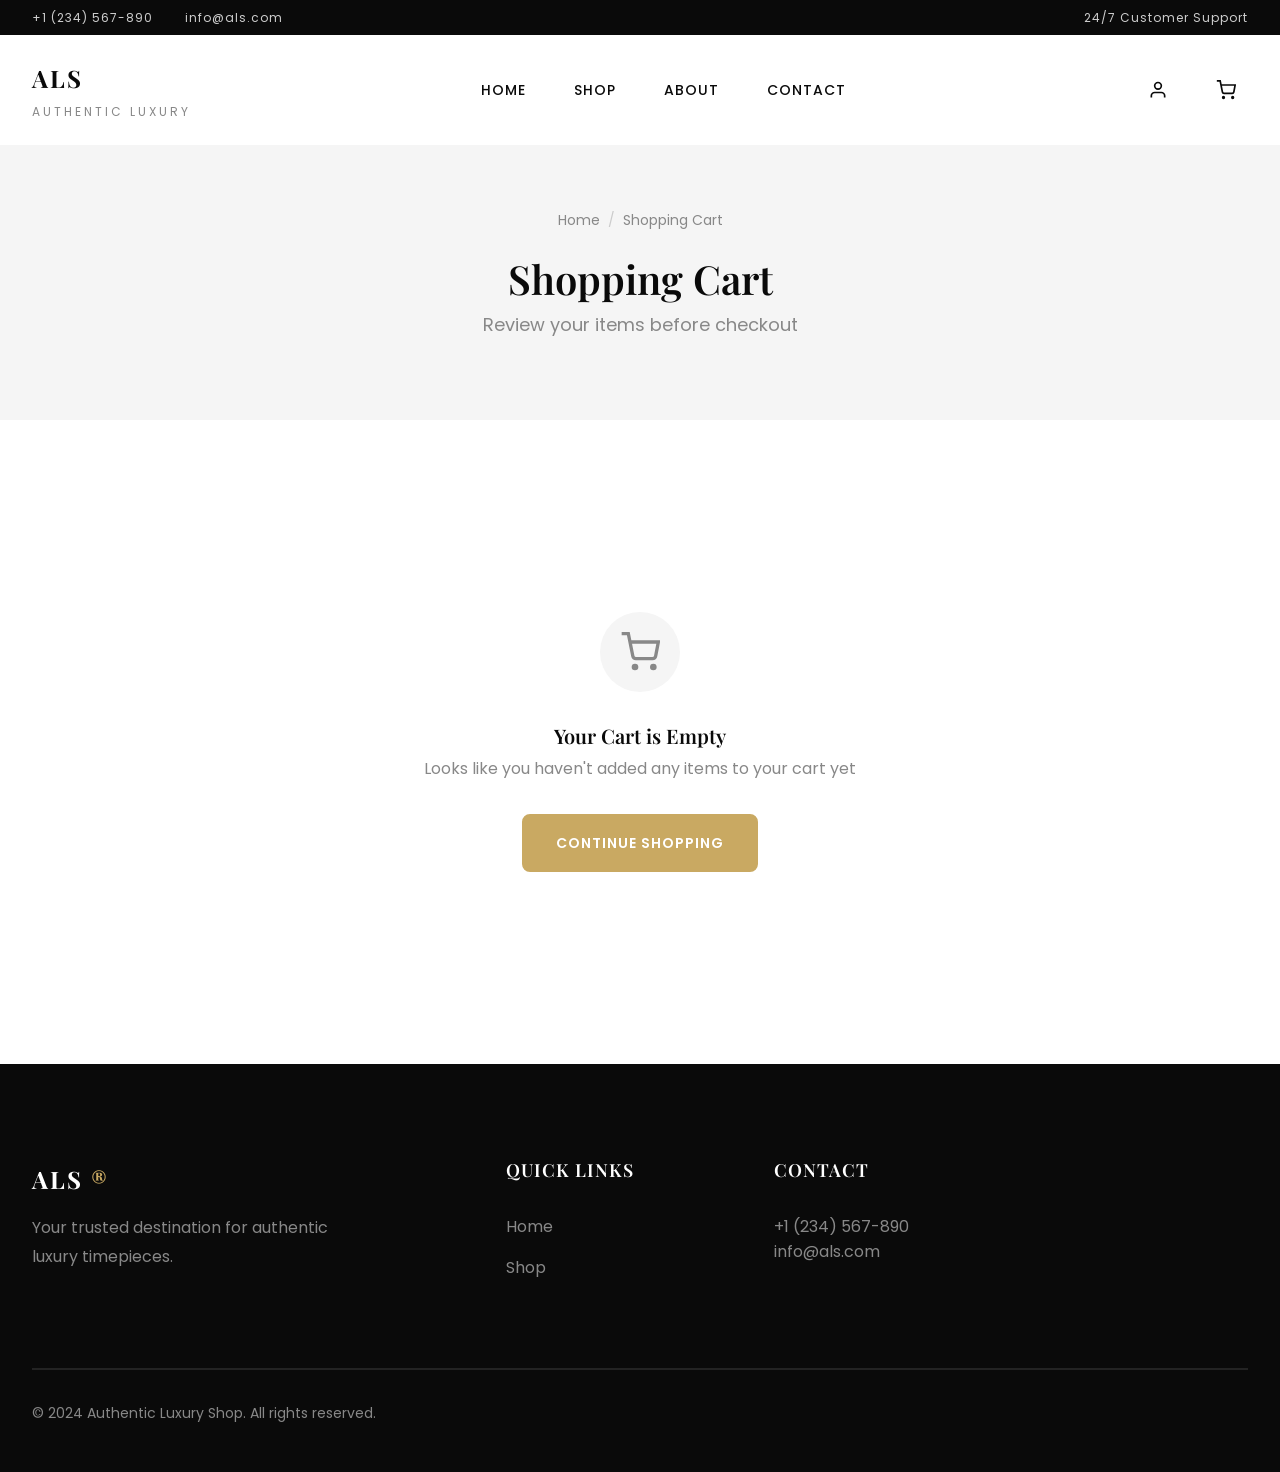
<file: cart.html>
<!DOCTYPE html>
<html lang="en">
<head>
    <meta charset="UTF-8">
    <meta name="viewport" content="width=device-width, initial-scale=1.0">
    <meta name="description" content="Shopping Cart - Authentic Luxury Shop">
    <title>Shopping Cart - Authentic Luxury Shop (ALS)</title>
    
    <!-- Fonts -->
    <link rel="preconnect" href="https://fonts.googleapis.com">
    <link rel="preconnect" href="https://fonts.gstatic.com" crossorigin>
    <link href="https://fonts.googleapis.com/css2?family=Playfair+Display:wght@400;500;600;700&family=Poppins:wght@300;400;500;600;700&display=swap" rel="stylesheet">
    
    <!-- Stylesheets -->
    <link rel="stylesheet" href="css/main.css">
    <link rel="stylesheet" href="css/layout.css">
    <link rel="stylesheet" href="css/components.css">
    <link rel="stylesheet" href="css/animations.css">
</head>
<body>
    <!-- Page Loader -->
    <div class="page-loader">
        <div class="loader-content">
            <div class="loader-logo">ALS</div>
            <div class="loader-spinner"></div>
        </div>
    </div>

    <!-- Top Bar -->
    <div class="top-bar">
        <div class="container">
            <div class="top-bar-content">
                <div class="top-bar-links">
                    <a href="tel:+1234567890" class="top-bar-link">+1 (234) 567-890</a>
                    <a href="mailto:info@als.com" class="top-bar-link">info@als.com</a>
                </div>
                <div class="top-bar-contact">
                    <span>24/7 Customer Support</span>
                </div>
            </div>
        </div>
    </div>

    <!-- Header -->
    <header class="header">
        <div class="container">
            <div class="header-inner">
                <a href="index.html" class="header-logo">
                    <div>
                        <div class="logo-text">ALS</div>
                        <div class="logo-subtitle">Authentic Luxury</div>
                    </div>
                </a>
                
                <nav class="main-nav">
                    <a href="index.html" class="nav-link">Home</a>
                    <a href="shop.html" class="nav-link">Shop</a>
                    <a href="index.html#about" class="nav-link">About</a>
                    <a href="index.html#contact" class="nav-link">Contact</a>
                </nav>

                <div class="header-actions">
                    <a href="profile.html" class="header-action">
                        <svg viewBox="0 0 24 24" fill="none" stroke="currentColor" stroke-width="2">
                            <path d="M20 21v-2a4 4 0 0 0-4-4H8a4 4 0 0 0-4 4v2"/>
                            <circle cx="12" cy="7" r="4"/>
                        </svg>
                    </a>
                    <a href="cart.html" class="header-action">
                        <svg viewBox="0 0 24 24" fill="none" stroke="currentColor" stroke-width="2">
                            <circle cx="9" cy="21" r="1"/>
                            <circle cx="20" cy="21" r="1"/>
                            <path d="M1 1h4l2.68 13.39a2 2 0 0 0 2 1.61h9.72a2 2 0 0 0 2-1.61L23 6H6"/>
                        </svg>
                        <span class="cart-count">0</span>
                    </a>
                </div>

                <button class="mobile-menu-toggle">
                    <span></span>
                    <span></span>
                    <span></span>
                </button>
            </div>
        </div>
    </header>

    <!-- Mobile Navigation -->
    <div class="mobile-nav-overlay"></div>
    <div class="mobile-nav">
        <button class="mobile-nav-close">
            <svg width="24" height="24" viewBox="0 0 24 24" fill="none" stroke="currentColor" stroke-width="2">
                <line x1="18" y1="6" x2="6" y2="18"/>
                <line x1="6" y1="6" x2="18" y2="18"/>
            </svg>
        </button>
        <div class="mobile-nav-logo">
            <div class="logo-text">ALS</div>
            <div class="logo-subtitle">Authentic Luxury</div>
        </div>
        <nav class="mobile-nav-links">
            <a href="index.html" class="mobile-nav-link">Home</a>
            <a href="shop.html" class="mobile-nav-link">Shop</a>
            <a href="login.html" class="mobile-nav-link">Login</a>
            <a href="cart.html" class="mobile-nav-link">Cart</a>
        </nav>
    </div>

    <!-- Page Header -->
    <div class="page-header">
        <div class="container">
            <nav class="breadcrumb">
                <a href="index.html">Home</a>
                <span class="breadcrumb-separator">/</span>
                <span>Shopping Cart</span>
            </nav>
            <h1 class="page-header-title">Shopping Cart</h1>
            <p class="page-header-subtitle">Review your items before checkout</p>
        </div>
    </div>

    <!-- Cart Page -->
    <section class="section cart-page">
        <div class="container">
            <!-- Empty Cart -->
            <div id="emptyCart" style="display: none;">
                <div class="empty-state">
                    <div class="empty-state-icon">
                        <svg viewBox="0 0 24 24" fill="none" stroke="currentColor" stroke-width="2">
                            <circle cx="9" cy="21" r="1"/>
                            <circle cx="20" cy="21" r="1"/>
                            <path d="M1 1h4l2.68 13.39a2 2 0 0 0 2 1.61h9.72a2 2 0 0 0 2-1.61L23 6H6"/>
                        </svg>
                    </div>
                    <h3 class="empty-state-title">Your Cart is Empty</h3>
                    <p class="empty-state-text">Looks like you haven't added any items to your cart yet</p>
                    <a href="shop.html" class="btn btn-primary">Continue Shopping</a>
                </div>
            </div>

            <!-- Cart Items -->
            <div class="grid" style="grid-template-columns: 1fr 400px; gap: var(--spacing-2xl);" id="cartItems">
                <div>
                    <h2 style="margin-bottom: var(--spacing-xl);">Cart Items</h2>
                    <div id="cartItemsList">
                        <!-- Cart items will be rendered by JS -->
                    </div>
                </div>

                <!-- Cart Summary -->
                <div id="cartSummary">
                    <div class="order-summary">
                        <h3 class="order-summary-title">Order Summary</h3>
                        
                        <div class="order-summary-totals">
                            <div class="summary-row">
                                <span>Subtotal</span>
                                <span id="subtotal">$0</span>
                            </div>
                            <div class="summary-row">
                                <span>Shipping</span>
                                <span id="shipping">Calculated at checkout</span>
                            </div>
                            <div class="summary-row">
                                <span>Tax (8%)</span>
                                <span id="tax">$0</span>
                            </div>
                            <div class="summary-row total">
                                <span>Total</span>
                                <span id="total">$0</span>
                            </div>
                        </div>

                        <button class="btn btn-primary btn-lg" style="width: 100%; margin-top: var(--spacing-xl);" onclick="CartPage.proceedToCheckout()">
                            Proceed to Checkout
                        </button>

                        <a href="shop.html" class="btn btn-outline" style="width: 100%; margin-top: var(--spacing-md); text-align: center;">
                            Continue Shopping
                        </a>
                    </div>
                </div>
            </div>
        </div>
    </section>

    <!-- Footer -->
    <footer class="footer">
        <div class="container">
            <div class="footer-main">
                <div class="footer-brand">
                    <div class="footer-logo">ALS <span>®</span></div>
                    <p class="footer-description">Your trusted destination for authentic luxury timepieces.</p>
                </div>
                <div>
                    <h4 class="footer-title">Quick Links</h4>
                    <nav class="footer-links">
                        <a href="index.html" class="footer-link">Home</a>
                        <a href="shop.html" class="footer-link">Shop</a>
                    </nav>
                </div>
                <div>
                    <h4 class="footer-title">Contact</h4>
                    <p style="color: var(--color-gray);">+1 (234) 567-890<br>info@als.com</p>
                </div>
            </div>
            <div class="footer-bottom">
                <p class="footer-copyright">© 2024 Authentic Luxury Shop. All rights reserved.</p>
            </div>
        </div>
    </footer>

    <!-- Scripts -->
    <script src="js/data.js"></script>
    <script src="js/app.js"></script>
    <script src="js/cart.js"></script>
    <script>
        // Render cart
        document.addEventListener('DOMContentLoaded', function() {
            const cart = ALS.getCart();
            const cartItemsList = document.getElementById('cartItemsList');
            
            if (cartItemsList) {
                if (cart.length === 0) {
                    document.getElementById('cartItems').style.display = 'none';
                    document.getElementById('cartSummary').style.display = 'none';
                    document.getElementById('emptyCart').style.display = 'block';
                } else {
                    cartItemsList.innerHTML = cart.map(item => `
                        <div class="product-card-horizontal" data-id="${item.id}">
                            <div class="product-card-horizontal-image">
                                <img src="${item.image}" alt="${item.name}">
                            </div>
                            <div class="product-card-horizontal-info">
                                <div class="product-card-horizontal-brand">${item.brand}</div>
                                <h3 class="product-card-horizontal-name">${item.name}</h3>
                                <div class="product-card-horizontal-price">${ALS.formatPrice(item.price)}</div>
                            </div>
                            <div class="product-card-horizontal-actions">
                                <div class="quantity-input">
                                    <button class="quantity-btn" onclick="CartPage.updateQuantity(${item.id}, ${item.quantity - 1})">-</button>
                                    <span class="quantity-value">${item.quantity}</span>
                                    <button class="quantity-btn" onclick="CartPage.updateQuantity(${item.id}, ${item.quantity + 1})">+</button>
                                </div>
                                <button class="product-card-horizontal-remove" onclick="CartPage.removeItem(${item.id})">
                                    <svg width="20" height="20" viewBox="0 0 24 24" fill="none" stroke="currentColor" stroke-width="2">
                                        <polyline points="3 6 5 6 21 6"/>
                                        <path d="M19 6v14a2 2 0 0 1-2 2H7a2 2 0 0 1-2-2V6m3 0V4a2 2 0 0 1 2-2h4a2 2 0 0 1 2 2v2"/>
                                    </svg>
                                </button>
                            </div>
                        </div>
                    `).join('');

                    // Update totals
                    const subtotal = cart.reduce((sum, item) => sum + (item.price * item.quantity), 0);
                    const shipping = subtotal > 10000 ? 0 : 50;
                    const tax = subtotal * 0.08;
                    const total = subtotal + shipping + tax;

                    document.getElementById('subtotal').textContent = ALS.formatPrice(subtotal);
                    document.getElementById('shipping').textContent = shipping === 0 ? 'Free' : ALS.formatPrice(shipping);
                    document.getElementById('tax').textContent = ALS.formatPrice(tax);
                    document.getElementById('total').textContent = ALS.formatPrice(total);
                }
            }
            
            // Hide loader
            setTimeout(() => {
                document.querySelector('.page-loader')?.classList.add('hidden');
            }, 500);
        });
    </script>
</body>
</html>
</file>
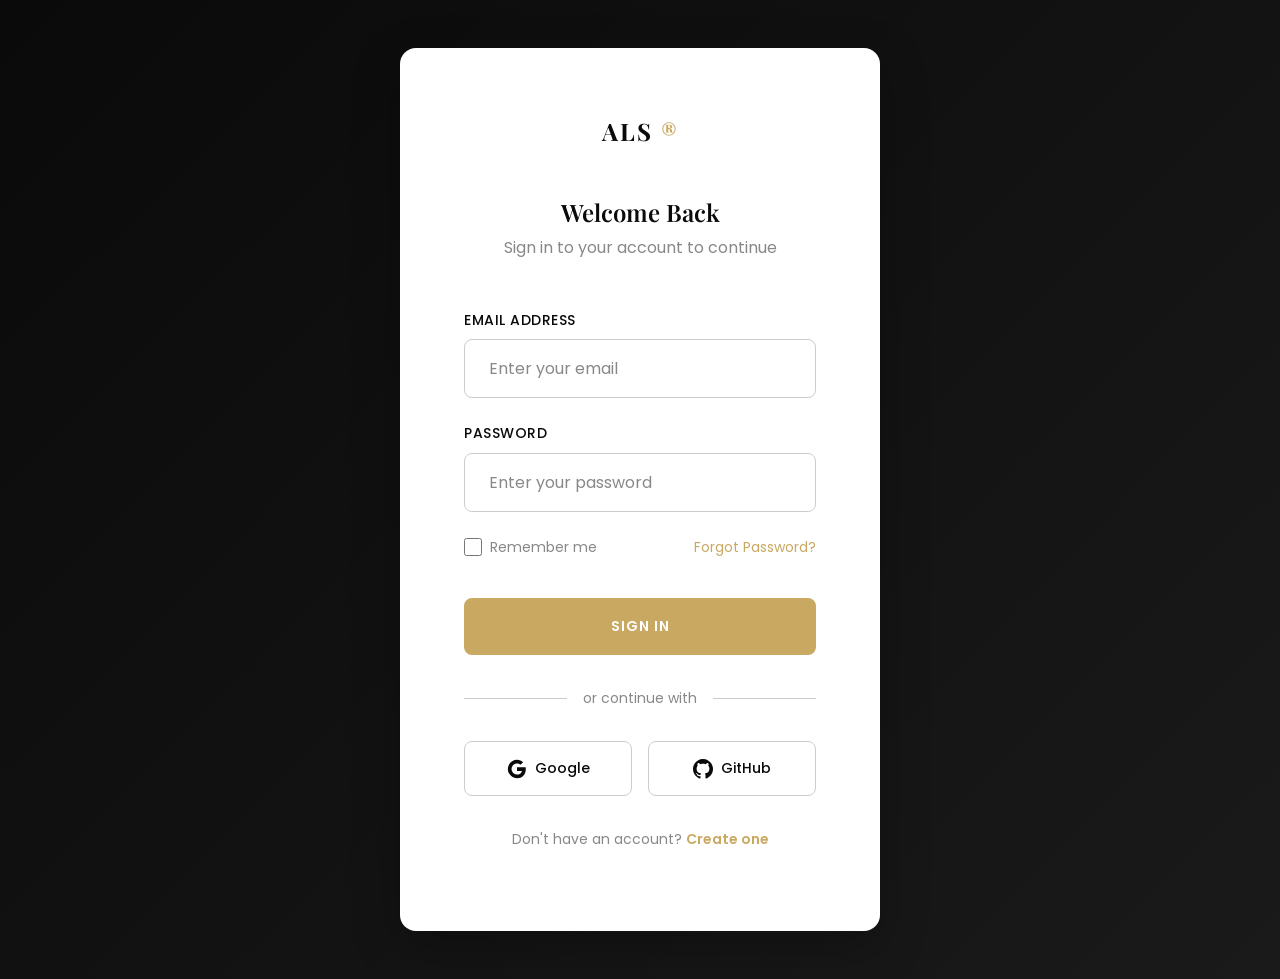
<file: checkout.html>
<!DOCTYPE html>
<html lang="en">
<head>
    <meta charset="UTF-8">
    <meta name="viewport" content="width=device-width, initial-scale=1.0">
    <meta name="description" content="Checkout - Authentic Luxury Shop">
    <title>Checkout - Authentic Luxury Shop (ALS)</title>
    
    <!-- Fonts -->
    <link rel="preconnect" href="https://fonts.googleapis.com">
    <link rel="preconnect" href="https://fonts.gstatic.com" crossorigin>
    <link href="https://fonts.googleapis.com/css2?family=Playfair+Display:wght@400;500;600;700&family=Poppins:wght@300;400;500;600;700&display=swap" rel="stylesheet">
    
    <!-- Stylesheets -->
    <link rel="stylesheet" href="css/main.css">
    <link rel="stylesheet" href="css/layout.css">
    <link rel="stylesheet" href="css/components.css">
    <link rel="stylesheet" href="css/animations.css">
</head>
<body>
    <!-- Page Loader -->
    <div class="page-loader">
        <div class="loader-content">
            <div class="loader-logo">ALS</div>
            <div class="loader-spinner"></div>
        </div>
    </div>

    <!-- Top Bar -->
    <div class="top-bar">
        <div class="container">
            <div class="top-bar-content">
                <div class="top-bar-links">
                    <a href="tel:+1234567890" class="top-bar-link">+1 (234) 567-890</a>
                    <a href="mailto:info@als.com" class="top-bar-link">info@als.com</a>
                </div>
                <div class="top-bar-contact">
                    <span>24/7 Customer Support</span>
                </div>
            </div>
        </div>
    </div>

    <!-- Header -->
    <header class="header">
        <div class="container">
            <div class="header-inner">
                <a href="index.html" class="header-logo">
                    <div>
                        <div class="logo-text">ALS</div>
                        <div class="logo-subtitle">Authentic Luxury</div>
                    </div>
                </a>
                
                <nav class="main-nav">
                    <a href="index.html" class="nav-link">Home</a>
                    <a href="shop.html" class="nav-link">Shop</a>
                    <a href="index.html#about" class="nav-link">About</a>
                </nav>

                <div class="header-actions">
                    <a href="cart.html" class="header-action">
                        <svg viewBox="0 0 24 24" fill="none" stroke="currentColor" stroke-width="2">
                            <circle cx="9" cy="21" r="1"/>
                            <circle cx="20" cy="21" r="1"/>
                            <path d="M1 1h4l2.68 13.39a2 2 0 0 0 2 1.61h9.72a2 2 0 0 0 2-1.61L23 6H6"/>
                        </svg>
                        <span class="cart-count">0</span>
                    </a>
                </div>
            </div>
        </div>
    </header>

    <!-- Page Header -->
    <div class="page-header">
        <div class="container">
            <nav class="breadcrumb">
                <a href="index.html">Home</a>
                <span class="breadcrumb-separator">/</span>
                <a href="cart.html">Cart</a>
                <span class="breadcrumb-separator">/</span>
                <span>Checkout</span>
            </nav>
            <h1 class="page-header-title">Checkout</h1>
        </div>
    </div>

    <!-- Checkout Page -->
    <section class="section checkout-page">
        <div class="container">
            <div class="grid" style="grid-template-columns: 1fr 400px; gap: var(--spacing-2xl);">
                <!-- Checkout Form -->
                <div>
                    <form id="checkoutForm" class="checkout-form">
                        <!-- Shipping Information -->
                        <div class="checkout-section">
                            <h3 class="checkout-section-title">
                                <span class="checkout-section-title-number">1</span>
                                Shipping Information
                            </h3>
                            
                            <div class="checkout-form-row">
                                <div class="form-group">
                                    <label class="form-label">First Name *</label>
                                    <input type="text" id="firstName" class="form-input" required>
                                </div>
                                <div class="form-group">
                                    <label class="form-label">Last Name *</label>
                                    <input type="text" id="lastName" class="form-input" required>
                                </div>
                            </div>
                            
                            <div class="checkout-form-row">
                                <div class="form-group">
                                    <label class="form-label">Email *</label>
                                    <input type="email" id="email" class="form-input" required>
                                </div>
                                <div class="form-group">
                                    <label class="form-label">Phone *</label>
                                    <input type="tel" id="phone" class="form-input" required>
                                </div>
                            </div>
                            
                            <div class="form-group">
                                <label class="form-label">Address *</label>
                                <input type="text" id="address" class="form-input" required>
                            </div>
                            
                            <div class="checkout-form-row">
                                <div class="form-group">
                                    <label class="form-label">City *</label>
                                    <input type="text" id="city" class="form-input" required>
                                </div>
                                <div class="form-group">
                                    <label class="form-label">State *</label>
                                    <input type="text" id="state" class="form-input" required>
                                </div>
                            </div>
                            
                            <div class="checkout-form-row">
                                <div class="form-group">
                                    <label class="form-label">ZIP Code *</label>
                                    <input type="text" id="zipCode" class="form-input" required>
                                </div>
                                <div class="form-group">
                                    <label class="form-label">Country *</label>
                                    <select id="country" class="form-select" required>
                                        <option value="">Select Country</option>
                                        <option value="US">United States</option>
                                        <option value="UK">United Kingdom</option>
                                        <option value="CA">Canada</option>
                                        <option value="AU">Australia</option>
                                        <option value="DE">Germany</option>
                                        <option value="FR">France</option>
                                        <option value="CH">Switzerland</option>
                                        <option value="JP">Japan</option>
                                        <option value="AE">United Arab Emirates</option>
                                    </select>
                                </div>
                            </div>
                        </div>

                        <!-- Payment Method -->
                        <div class="checkout-section">
                            <h3 class="checkout-section-title">
                                <span class="checkout-section-title-number">2</span>
                                Payment Method
                            </h3>
                            
                            <div class="payment-methods">
                                <div class="payment-method active" data-method="card">
                                    <div class="payment-method-radio"></div>
                                    <div class="payment-method-icon">
                                        <svg viewBox="0 0 24 24" fill="none" stroke="currentColor" stroke-width="2">
                                            <rect x="1" y="4" width="22" height="16" rx="2" ry="2"/>
                                            <line x1="1" y1="10" x2="23" y2="10"/>
                                        </svg>
                                    </div>
                                    <div class="payment-method-info">
                                        <div class="payment-method-title">Credit / Debit Card</div>
                                        <div class="payment-method-description">Secure payment via Stripe</div>
                                    </div>
                                </div>
                                
                                <div class="payment-method" data-method="bank">
                                    <div class="payment-method-radio"></div>
                                    <div class="payment-method-icon">
                                        <svg viewBox="0 0 24 24" fill="none" stroke="currentColor" stroke-width="2">
                                            <path d="M3 21h18"/>
                                            <path d="M3 10h18"/>
                                            <path d="M5 6l7-3 7 3"/>
                                            <path d="M4 10v11"/>
                                            <path d="M20 10v11"/>
                                            <path d="M8 14v3"/>
                                            <path d="M12 14v3"/>
                                            <path d="M16 14v3"/>
                                        </svg>
                                    </div>
                                    <div class="payment-method-info">
                                        <div class="payment-method-title">Bank Transfer</div>
                                        <div class="payment-method-description">Direct bank transfer</div>
                                    </div>
                                </div>
                                
                                <div class="payment-method" data-method="paypal">
                                    <div class="payment-method-radio"></div>
                                    <div class="payment-method-icon">
                                        <svg viewBox="0 0 24 24" fill="currentColor">
                                            <path d="M7.076 21.337H2.47a.641.641 0 0 1-.633-.74L4.944 3.72a.771.771 0 0 1 .76-.61h5.692c3.15 0 5.337 2.187 4.535 5.213a3.722 3.722 0 0 1-2.999 2.432c-1.296.147-2.12.674-2.12.674s-.892-.907-2.18-1.294c-.98-.295-1.84 0-1.84 0s-.63-.63-1.612-.63H6.618l-.61 2.98-.61 2.98H7.08s.495-1.161 1.545-1.161c1.1 0 1.563.815 1.563.815s.582-.892 1.457-.892c.985 0 1.917.892 1.917.892s.394-.496 1.457-.496c1.458 0 2.19 1.16 2.19 1.16s-.493-1.456-2.19-1.456H9.04l-.493-2.43-.493-2.43h-.583c-.876 0-1.447.892-1.447.892s.328-.496 1.166-.496c1.457 0 2.19 1.16 2.19 1.16s-.493-1.456-2.19-1.456h-.584l.493-2.43.493-2.43h.583c.876 0 1.447-.892 1.447-.892s-.328.496-1.166.496c-1.457 0-2.19-1.16-2.19-1.16s.493 1.456 2.19 1.456h.584l.493 2.43.493 2.43h1.166s-.896 1.16-1.89 1.16c-1.457 0-2.19-1.16-2.19-1.16z"/>
                                        </svg>
                                    </div>
                                    <div class="payment-method-info">
                                        <div class="payment-method-title">PayPal</div>
                                        <div class="payment-method-description">Pay with your PayPal account</div>
                                    </div>
                                </div>
                            </div>
                        </div>

                        <button type="submit" class="btn btn-primary btn-lg" style="width: 100%;">
                            Place Order
                        </button>
                    </form>
                </div>

                <!-- Order Summary -->
                <div>
                    <div class="order-summary" style="position: sticky; top: 100px;">
                        <h3 class="order-summary-title">Order Summary</h3>
                        
                        <div class="order-summary-items" id="orderItems">
                            <!-- Order items will be rendered by JS -->
                        </div>
                        
                        <div class="order-summary-totals">
                            <div class="summary-row">
                                <span>Subtotal</span>
                                <span id="subtotal">$0</span>
                            </div>
                            <div class="summary-row">
                                <span>Shipping</span>
                                <span id="shipping">Calculated at checkout</span>
                            </div>
                            <div class="summary-row">
                                <span>Tax (8%)</span>
                                <span id="tax">$0</span>
                            </div>
                            <div class="summary-row total">
                                <span>Total</span>
                                <span id="total">$0</span>
                            </div>
                        </div>
                    </div>
                </div>
            </div>
        </div>
    </section>

    <!-- Footer -->
    <footer class="footer">
        <div class="container">
            <div class="footer-main">
                <div class="footer-brand">
                    <div class="footer-logo">ALS <span>®</span></div>
                    <p class="footer-description">Your trusted destination for authentic luxury timepieces.</p>
                </div>
            </div>
            <div class="footer-bottom">
                <p class="footer-copyright">© 2024 Authentic Luxury Shop. All rights reserved.</p>
            </div>
        </div>
    </footer>

    <!-- Scripts -->
    <script src="js/data.js"></script>
    <script src="js/app.js"></script>
    <script src="js/checkout.js"></script>
    <script>
        document.addEventListener('DOMContentLoaded', function() {
            // Check if user is logged in
            if (!ALS.Auth.isLoggedIn()) {
                window.location.href = 'login.html?redirect=checkout.html';
                return;
            }

            const user = ALS.Auth.getCurrentUser();
            const cart = ALS.getCart();

            if (cart.length === 0) {
                window.location.href = 'cart.html';
                return;
            }

            // Pre-fill user data
            if (user) {
                document.getElementById('email').value = user.email || '';
            }

            // Render order items
            const orderItems = document.getElementById('orderItems');
            if (orderItems) {
                orderItems.innerHTML = cart.map(item => `
                    <div class="order-summary-item">
                        <div class="order-summary-item-image">
                            <img src="${item.image}" alt="${item.name}">
                        </div>
                        <div class="order-summary-item-details">
                            <div class="order-summary-item-name">${item.name}</div>
                            <div class="order-summary-item-qty">Qty: ${item.quantity}</div>
                        </div>
                        <div class="order-summary-item-price">${ALS.formatPrice(item.price * item.quantity)}</div>
                    </div>
                `).join('');
            }

            // Update totals
            const subtotal = cart.reduce((sum, item) => sum + (item.price * item.quantity), 0);
            const shipping = subtotal > 10000 ? 0 : 50;
            const tax = subtotal * 0.08;
            const total = subtotal + shipping + tax;

            document.getElementById('subtotal').textContent = ALS.formatPrice(subtotal);
            document.getElementById('shipping').textContent = shipping === 0 ? 'Free' : ALS.formatPrice(shipping);
            document.getElementById('tax').textContent = ALS.formatPrice(tax);
            document.getElementById('total').textContent = ALS.formatPrice(total);

            // Payment method selection
            document.querySelectorAll('.payment-method').forEach(method => {
                method.addEventListener('click', () => {
                    document.querySelectorAll('.payment-method').forEach(m => m.classList.remove('active'));
                    method.classList.add('active');
                });
            });

            // Form submission
            document.getElementById('checkoutForm').addEventListener('submit', function(e) {
                e.preventDefault();
                
                // Validate
                const requiredFields = ['firstName', 'lastName', 'email', 'phone', 'address', 'city', 'state', 'zipCode', 'country'];
                let isValid = true;
                
                requiredFields.forEach(fieldId => {
                    const field = document.getElementById(fieldId);
                    if (!field.value.trim()) {
                        field.style.borderColor = 'var(--color-error)';
                        isValid = false;
                    } else {
                        field.style.borderColor = '';
                    }
                });

                if (!document.querySelector('.payment-method.active')) {
                    ALS.showToast('Please select a payment method', 'error');
                    return;
                }

                if (!isValid) {
                    ALS.showToast('Please fill in all required fields', 'error');
                    return;
                }

                // Create order
                const order = ALS.Orders.createOrder({
                    userId: user.id,
                    items: cart,
                    subtotal,
                    shipping,
                    tax,
                    total,
                    shippingAddress: {
                        firstName: document.getElementById('firstName').value,
                        lastName: document.getElementById('lastName').value,
                        email: document.getElementById('email').value,
                        phone: document.getElementById('phone').value,
                        address: document.getElementById('address').value,
                        city: document.getElementById('city').value,
                        state: document.getElementById('state').value,
                        zipCode: document.getElementById('zipCode').value,
                        country: document.getElementById('country').value
                    },
                    paymentMethod: document.querySelector('.payment-method.active').dataset.method
                });

                ALS.showToast('Order placed successfully!', 'success');
                
                setTimeout(() => {
                    window.location.href = `profile.html?order=${order.id}`;
                }, 1500);
            });
            
            // Hide loader
            setTimeout(() => {
                document.querySelector('.page-loader')?.classList.add('hidden');
            }, 500);
        });
    </script>
</body>
</html>
</file>
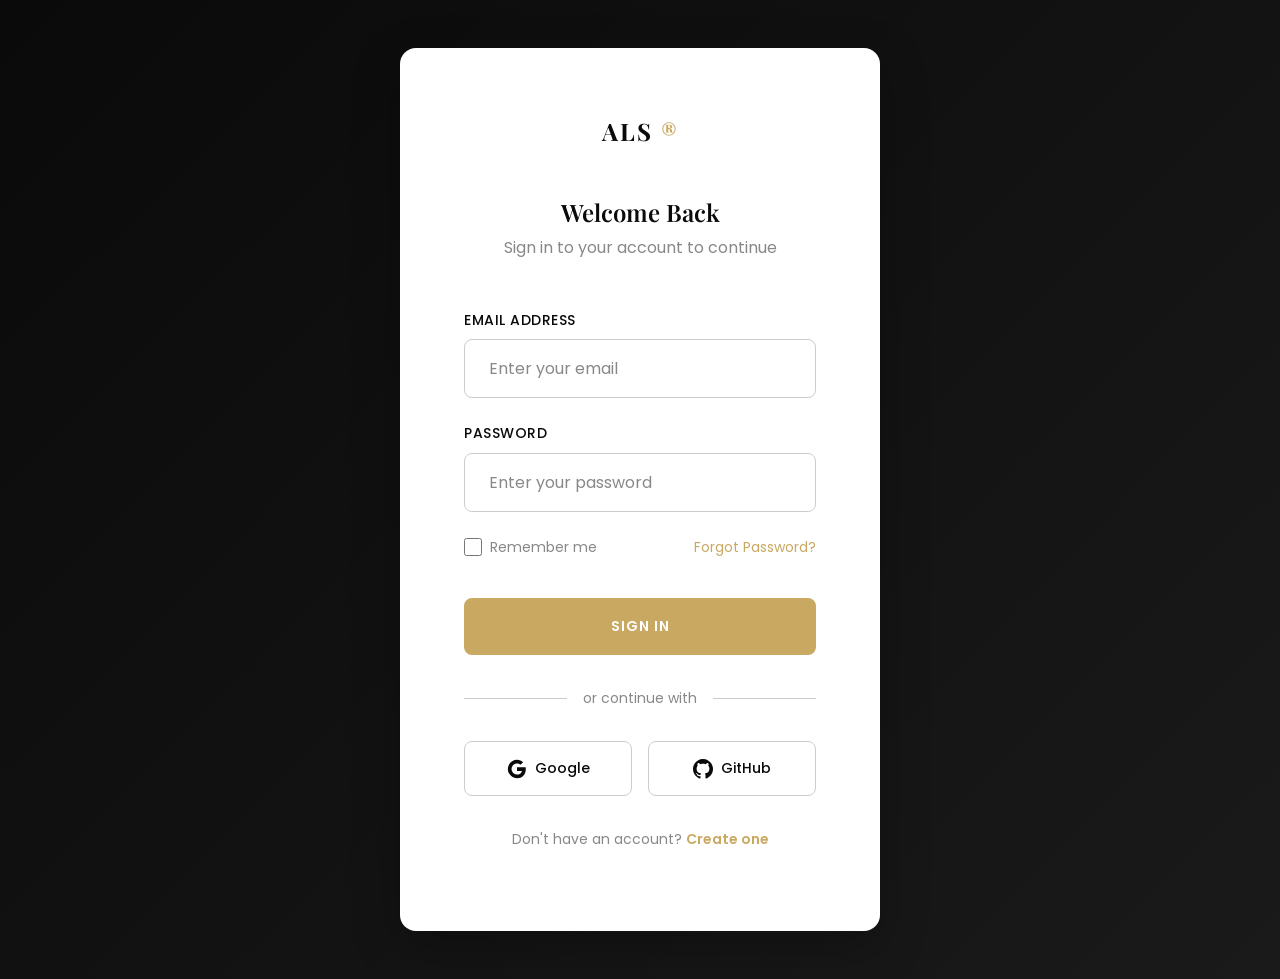
<file: login.html>
<!DOCTYPE html>
<html lang="en">
<head>
    <meta charset="UTF-8">
    <meta name="viewport" content="width=device-width, initial-scale=1.0">
    <meta name="description" content="Login - Authentic Luxury Shop">
    <title>Login - Authentic Luxury Shop (ALS)</title>
    
    <!-- Fonts -->
    <link rel="preconnect" href="https://fonts.googleapis.com">
    <link rel="preconnect" href="https://fonts.gstatic.com" crossorigin>
    <link href="https://fonts.googleapis.com/css2?family=Playfair+Display:wght@400;500;600;700&family=Poppins:wght@300;400;500;600;700&display=swap" rel="stylesheet">
    
    <!-- Stylesheets -->
    <link rel="stylesheet" href="css/main.css">
    <link rel="stylesheet" href="css/layout.css">
    <link rel="stylesheet" href="css/components.css">
    <link rel="stylesheet" href="css/animations.css">
    
    <style>
        body {
            background: linear-gradient(135deg, #0a0a0a 0%, #1a1a1a 100%);
        }
    </style>
</head>
<body>
    <!-- Page Loader -->
    <div class="page-loader">
        <div class="loader-content">
            <div class="loader-logo">ALS</div>
            <div class="loader-spinner"></div>
        </div>
    </div>

    <!-- Auth Container -->
    <div class="auth-container">
        <div class="auth-card" data-aos="zoomIn">
            <div class="auth-logo">
                <a href="index.html" class="auth-logo-text">ALS <span>®</span></a>
            </div>
            
            <h1 class="auth-title">Welcome Back</h1>
            <p class="auth-subtitle">Sign in to your account to continue</p>
            
            <form id="loginForm" class="auth-form">
                <div class="form-group">
                    <label class="form-label">Email Address</label>
                    <input type="email" id="email" class="form-input" placeholder="Enter your email" required>
                </div>
                
                <div class="form-group">
                    <label class="form-label">Password</label>
                    <input type="password" id="password" class="form-input" placeholder="Enter your password" required>
                </div>
                
                <div class="form-group" style="display: flex; justify-content: space-between; align-items: center;">
                    <label style="display: flex; align-items: center; gap: 0.5rem; cursor: pointer;">
                        <input type="checkbox" id="rememberMe" style="width: 18px; height: 18px;">
                        <span style="font-size: 0.875rem; color: var(--color-gray);">Remember me</span>
                    </label>
                    <a href="#" style="font-size: 0.875rem;">Forgot Password?</a>
                </div>
                
                <button type="submit" class="btn btn-primary">Sign In</button>
            </form>
            
            <div class="auth-divider">or continue with</div>
            
            <div class="auth-social">
                <button class="auth-social-btn">
                    <svg width="20" height="20" viewBox="0 0 24 24" fill="currentColor">
                        <path d="M22.56 12.25c0-.78-.07-1.53-.2-2.25H12v4.26h5.92c-.26 1.37-1.04 2.53-2.21 3.31v2.77h3.57c2.08-1.92 3.28-4.74 3.28-8.09z"/>
                        <path d="M12 23c2.97 0 5.46-.98 7.28-2.66l-3.57-2.77c-.98.66-2.23 1.06-3.71 1.06-2.86 0-5.29-1.93-6.16-4.53H2.18v2.84C3.99 20.53 7.7 23 12 23z"/>
                        <path d="M5.84 14.09c-.22-.66-.35-1.36-.35-2.09s.13-1.43.35-2.09V7.07H2.18C1.43 8.55 1 10.22 1 12s.43 3.45 1.18 4.93l2.85-2.22.81-.62z"/>
                        <path d="M12 5.38c1.62 0 3.06.56 4.21 1.64l3.15-3.15C17.45 2.09 14.97 1 12 1 7.7 1 3.99 3.47 2.18 7.07l3.66 2.84c.87-2.6 3.3-4.53 6.16-4.53z"/>
                    </svg>
                    Google
                </button>
                <button class="auth-social-btn">
                    <svg width="20" height="20" viewBox="0 0 24 24" fill="currentColor">
                        <path d="M12 0c-6.626 0-12 5.373-12 12 0 5.302 3.438 9.8 8.207 11.387.599.111.793-.261.793-.577v-2.234c-3.338.726-4.033-1.416-4.033-1.416-.546-1.387-1.333-1.756-1.333-1.756-1.089-.745.083-.729.083-.729 1.205.084 1.839 1.237 1.839 1.237 1.07 1.834 2.807 1.304 3.492.997.107-.775.418-1.305.762-1.604-2.665-.305-5.467-1.334-5.467-5.931 0-1.311.469-2.381 1.236-3.221-.124-.303-.535-1.524.117-3.176 0 0 1.008-.322 3.301 1.23.957-.266 1.983-.399 3.003-.404 1.02.005 2.047.138 3.006.404 2.291-1.552 3.297-1.23 3.297-1.23.653 1.653.242 2.874.118 3.176.77.84 1.235 1.911 1.235 3.221 0 4.609-2.807 5.624-5.479 5.921.43.372.823 1.102.823 2.222v3.293c0 .319.192.694.801.576 4.765-1.589 8.199-6.086 8.199-11.386 0-6.627-5.373-12-12-12z"/>
                    </svg>
                    GitHub
                </button>
            </div>
            
            <p class="auth-footer">
                Don't have an account? <a href="register.html">Create one</a>
            </p>
        </div>
    </div>

    <!-- Scripts -->
    <script src="js/data.js"></script>
    <script src="js/app.js"></script>
    <script src="js/auth.js"></script>
    <script>
        document.addEventListener('DOMContentLoaded', function() {
            // Check if already logged in
            if (ALS.Auth.isLoggedIn()) {
                window.location.href = 'profile.html';
                return;
            }
            
            // Handle login form
            document.getElementById('loginForm').addEventListener('submit', function(e) {
                e.preventDefault();
                
                const email = document.getElementById('email').value;
                const password = document.getElementById('password').value;
                
                if (!email || !password) {
                    ALS.showToast('Please fill in all fields', 'error');
                    return;
                }
                
                const result = ALS.Auth.login(email, password);
                
                if (result.success) {
                    ALS.showToast('Login successful!', 'success');
                    
                    const redirect = new URLSearchParams(window.location.search).get('redirect') || 'profile.html';
                    setTimeout(() => {
                        window.location.href = redirect;
                    }, 1000);
                } else {
                    ALS.showToast(result.message, 'error');
                }
            });
            
            // Hide loader
            setTimeout(() => {
                document.querySelector('.page-loader')?.classList.add('hidden');
            }, 500);
        });
    </script>
</body>
</html>
</file>
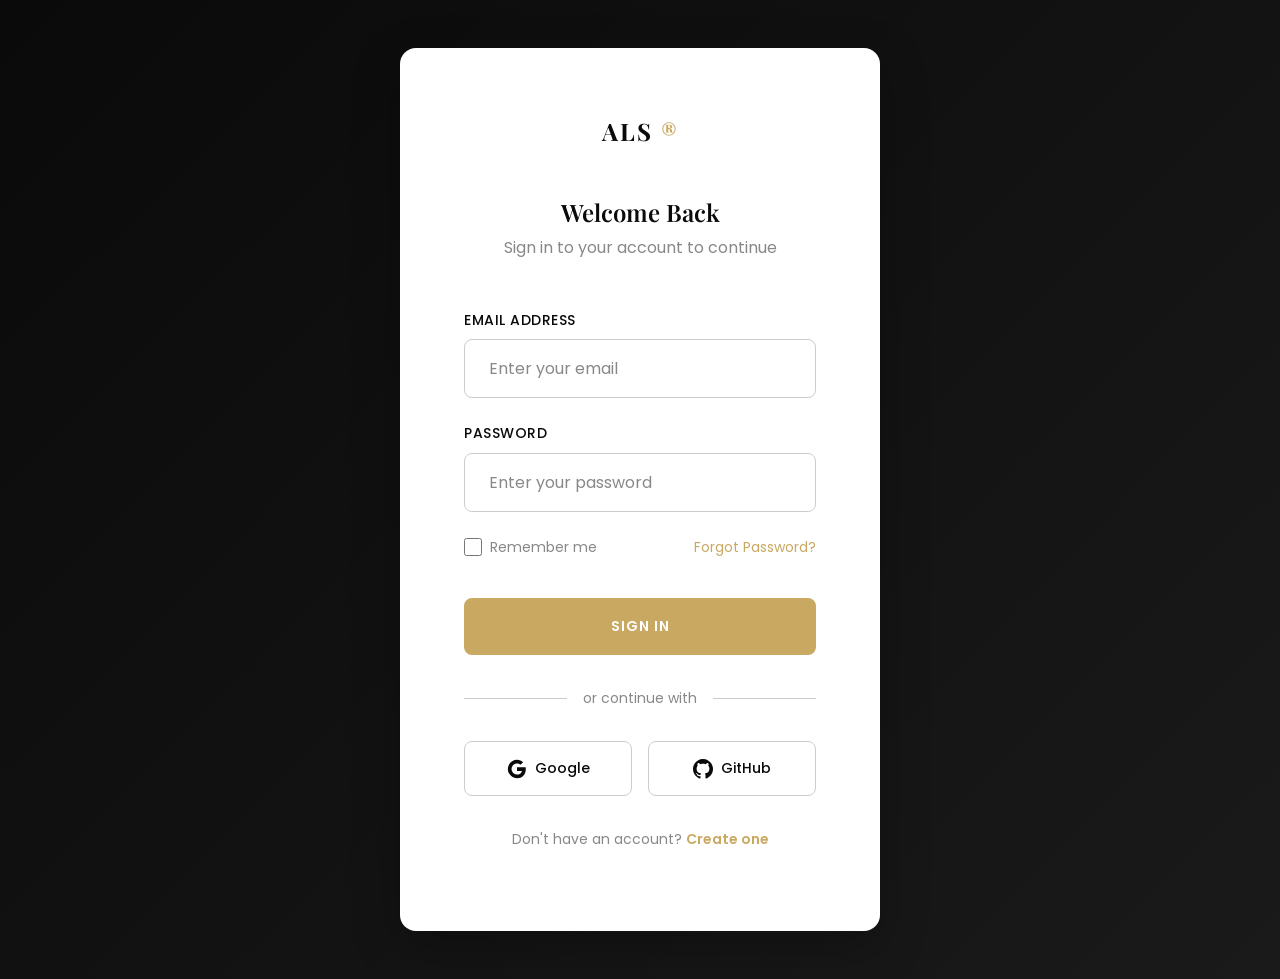
<file: profile.html>
<!DOCTYPE html>
<html lang="en">
<head>
    <meta charset="UTF-8">
    <meta name="viewport" content="width=device-width, initial-scale=1.0">
    <meta name="description" content="My Profile - Authentic Luxury Shop">
    <title>My Profile - Authentic Luxury Shop (ALS)</title>
    
    <!-- Fonts -->
    <link rel="preconnect" href="https://fonts.googleapis.com">
    <link rel="preconnect" href="https://fonts.gstatic.com" crossorigin>
    <link href="https://fonts.googleapis.com/css2?family=Playfair+Display:wght@400;500;600;700&family=Poppins:wght@300;400;500;600;700&display=swap" rel="stylesheet">
    
    <!-- Stylesheets -->
    <link rel="stylesheet" href="css/main.css">
    <link rel="stylesheet" href="css/layout.css">
    <link rel="stylesheet" href="css/components.css">
    <link rel="stylesheet" href="css/animations.css">
</head>
<body>
    <!-- Page Loader -->
    <div class="page-loader">
        <div class="loader-content">
            <div class="loader-logo">ALS</div>
            <div class="loader-spinner"></div>
        </div>
    </div>

    <!-- Top Bar -->
    <div class="top-bar">
        <div class="container">
            <div class="top-bar-content">
                <div class="top-bar-links">
                    <a href="tel:+1234567890" class="top-bar-link">+1 (234) 567-890</a>
                    <a href="mailto:info@als.com" class="top-bar-link">info@als.com</a>
                </div>
                <div class="top-bar-contact">
                    <span>24/7 Customer Support</span>
                </div>
            </div>
        </div>
    </div>

    <!-- Header -->
    <header class="header">
        <div class="container">
            <div class="header-inner">
                <a href="index.html" class="header-logo">
                    <div>
                        <div class="logo-text">ALS</div>
                        <div class="logo-subtitle">Authentic Luxury</div>
                    </div>
                </a>
                
                <nav class="main-nav">
                    <a href="index.html" class="nav-link">Home</a>
                    <a href="shop.html" class="nav-link">Shop</a>
                    <a href="index.html#about" class="nav-link">About</a>
                </nav>

                <div class="header-actions">
                    <a href="profile.html" class="header-action">
                        <svg viewBox="0 0 24 24" fill="none" stroke="currentColor" stroke-width="2">
                            <path d="M20 21v-2a4 4 0 0 0-4-4H8a4 4 0 0 0-4 4v2"/>
                            <circle cx="12" cy="7" r="4"/>
                        </svg>
                    </a>
                    <a href="cart.html" class="header-action">
                        <svg viewBox="0 0 24 24" fill="none" stroke="currentColor" stroke-width="2">
                            <circle cx="9" cy="21" r="1"/>
                            <circle cx="20" cy="21" r="1"/>
                            <path d="M1 1h4l2.68 13.39a2 2 0 0 0 2 1.61h9.72a2 2 0 0 0 2-1.61L23 6H6"/>
                        </svg>
                        <span class="cart-count">0</span>
                    </a>
                </div>

                <button class="mobile-menu-toggle">
                    <span></span>
                    <span></span>
                    <span></span>
                </button>
            </div>
        </div>
    </header>

    <!-- Mobile Navigation -->
    <div class="mobile-nav-overlay"></div>
    <div class="mobile-nav">
        <button class="mobile-nav-close">
            <svg width="24" height="24" viewBox="0 0 24 24" fill="none" stroke="currentColor" stroke-width="2">
                <line x1="18" y1="6" x2="6" y2="18"/>
                <line x1="6" y1="6" x2="18" y2="18"/>
            </svg>
        </button>
        <div class="mobile-nav-logo">
            <div class="logo-text">ALS</div>
            <div class="logo-subtitle">Authentic Luxury</div>
        </div>
        <nav class="mobile-nav-links">
            <a href="index.html" class="mobile-nav-link">Home</a>
            <a href="shop.html" class="mobile-nav-link">Shop</a>
            <a href="#" class="mobile-nav-link" onclick="ALS.Auth.logout()">Logout</a>
        </nav>
    </div>

    <!-- Page Header -->
    <div class="page-header">
        <div class="container">
            <nav class="breadcrumb">
                <a href="index.html">Home</a>
                <span class="breadcrumb-separator">/</span>
                <span>My Profile</span>
            </nav>
            <h1 class="page-header-title">My Profile</h1>
        </div>
    </div>

    <!-- Profile Page -->
    <section class="section profile-page">
        <div class="container">
            <!-- Profile Header -->
            <div class="profile-header" id="profileHeader">
                <!-- Profile header will be rendered by JS -->
            </div>

            <!-- Profile Tabs -->
            <div class="profile-tabs">
                <button class="profile-tab active" data-tab="orders">My Orders</button>
                <button class="profile-tab" data-tab="account">Account Settings</button>
                <button class="profile-tab" data-tab="wishlist">Wishlist</button>
            </div>

            <!-- Orders Tab -->
            <div id="tab-orders" class="profile-content">
                <h2 style="margin-bottom: var(--spacing-xl);">My Orders</h2>
                <div id="ordersList">
                    <!-- Orders will be rendered by JS -->
                </div>
            </div>

            <!-- Account Tab -->
            <div id="tab-account" class="profile-content" style="display: none;">
                <h2 style="margin-bottom: var(--spacing-xl);">Account Settings</h2>
                <form id="accountForm">
                    <div class="checkout-form-row">
                        <div class="form-group">
                            <label class="form-label">Full Name</label>
                            <input type="text" id="accountName" class="form-input">
                        </div>
                        <div class="form-group">
                            <label class="form-label">Email</label>
                            <input type="email" id="accountEmail" class="form-input" disabled>
                        </div>
                    </div>
                    <div class="form-group">
                        <label class="form-label">Phone</label>
                        <input type="tel" id="accountPhone" class="form-input" placeholder="Enter phone number">
                    </div>
                    <button type="submit" class="btn btn-primary">Save Changes</button>
                </form>
            </div>

            <!-- Wishlist Tab -->
            <div id="tab-wishlist" class="profile-content" style="display: none;">
                <h2 style="margin-bottom: var(--spacing-xl);">My Wishlist</h2>
                <div id="wishlistGrid" class="products-grid">
                    <!-- Wishlist items will be rendered by JS -->
                </div>
            </div>
        </div>
    </section>

    <!-- Footer -->
    <footer class="footer">
        <div class="container">
            <div class="footer-main">
                <div class="footer-brand">
                    <div class="footer-logo">ALS <span>®</span></div>
                    <p class="footer-description">Your trusted destination for authentic luxury timepieces.</p>
                </div>
            </div>
            <div class="footer-bottom">
                <p class="footer-copyright">© 2024 Authentic Luxury Shop. All rights reserved.</p>
            </div>
        </div>
    </footer>

    <!-- Scripts -->
    <script src="js/data.js"></script>
    <script src="js/app.js"></script>
    <script src="js/auth.js"></script>
    <script>
        document.addEventListener('DOMContentLoaded', function() {
            // Check if logged in
            if (!ALS.Auth.isLoggedIn()) {
                window.location.href = 'login.html?redirect=profile.html';
                return;
            }

            const user = ALS.Auth.getCurrentUser();
            
            // Render profile header
            const profileHeader = document.getElementById('profileHeader');
            if (profileHeader && user) {
                profileHeader.innerHTML = `
                    <div class="profile-avatar">
                        <img src="${user.avatar || `https://ui-avatars.com/api/?name=${encodeURIComponent(user.name)}&background=c9a962&color=fff`}" alt="${user.name}">
                    </div>
                    <div class="profile-info">
                        <h2>${user.name}</h2>
                        <p class="profile-email">${user.email}</p>
                        <p class="profile-email">Member since: ${user.createdAt || 'N/A'}</p>
                    </div>
                    <button class="btn btn-secondary" onclick="ALS.Auth.logout()" style="margin-left: auto;">Logout</button>
                `;
            }

            // Pre-fill account form
            if (user) {
                document.getElementById('accountName').value = user.name || '';
                document.getElementById('accountEmail').value = user.email || '';
            }

            // Render orders
            const ordersList = document.getElementById('ordersList');
            if (ordersList && user) {
                const orders = ALS.Orders.getUserOrders(user.id);
                
                if (orders.length === 0) {
                    ordersList.innerHTML = `
                        <div class="empty-state">
                            <div class="empty-state-icon">
                                <svg viewBox="0 0 24 24" fill="none" stroke="currentColor" stroke-width="2">
                                    <path d="M6 2L3 6v14a2 2 0 0 0 2 2h14a2 2 0 0 0 2-2V6l-3-4z"/>
                                    <line x1="3" y1="6" x2="21" y2="6"/>
                                    <path d="M16 10a4 4 0 0 1-8 0"/>
                                </svg>
                            </div>
                            <h3 class="empty-state-title">No Orders Yet</h3>
                            <p class="empty-state-text">Start shopping to see your orders here</p>
                            <a href="shop.html" class="btn btn-primary">Browse Products</a>
                        </div>
                    `;
                } else {
                    ordersList.innerHTML = orders.map(order => `
                        <div class="order-item">
                            <div class="order-item-header">
                                <span class="order-id">${order.id}</span>
                                <span class="order-status ${order.status}">${order.status}</span>
                            </div>
                            <div class="order-item-body" style="display: flex; justify-content: space-between; margin-bottom: 1rem;">
                                <span class="order-date">Ordered on ${new Date(order.createdAt).toLocaleDateString()}</span>
                                <span class="order-total">${ALS.formatPrice(order.total)}</span>
                            </div>
                            <div class="order-items-preview">
                                ${order.items.map(item => `<span>${item.name} x${item.quantity}</span>`).join(', ')}
                            </div>
                        </div>
                    `).join('');
                }
            }

            // Render wishlist
            const wishlistGrid = document.getElementById('wishlistGrid');
            if (wishlistGrid) {
                const wishlist = JSON.parse(localStorage.getItem('als_wishlist')) || [];
                const products = ALS.getAllProducts().filter(p => wishlist.includes(p.id));
                
                if (products.length === 0) {
                    wishlistGrid.innerHTML = `
                        <div class="empty-state" style="grid-column: 1 / -1;">
                            <div class="empty-state-icon">
                                <svg viewBox="0 0 24 24" fill="none" stroke="currentColor" stroke-width="2">
                                    <path d="M20.84 4.61a5.5 5.5 0 0 0-7.78 0L12 5.67l-1.06-1.06a5.5 5.5 0 0 0-7.78 7.78l1.06 1.06L12 21.23l7.78-7.78 1.06-1.06a5.5 5.5 0 0 0 0-7.78z"/>
                                </svg>
                            </div>
                            <h3 class="empty-state-title">Your Wishlist is Empty</h3>
                            <p class="empty-state-text">Save your favorite watches to your wishlist</p>
                            <a href="shop.html" class="btn btn-primary">Browse Products</a>
                        </div>
                    `;
                } else {
                    wishlistGrid.innerHTML = products.map(product => ALS.renderProductCard(product)).join('');
                }
            }

            // Tab switching
            document.querySelectorAll('.profile-tab').forEach(tab => {
                tab.addEventListener('click', () => {
                    const tabName = tab.dataset.tab;
                    
                    document.querySelectorAll('.profile-tab').forEach(t => t.classList.remove('active'));
                    document.querySelectorAll('.profile-content').forEach(c => c.style.display = 'none');
                    
                    tab.classList.add('active');
                    document.getElementById(`tab-${tabName}`).style.display = 'block';
                });
            });

            // Check for hash
            if (window.location.hash === '#orders') {
                document.querySelector('[data-tab="orders"]').click();
            }

            // Hide loader
            setTimeout(() => {
                document.querySelector('.page-loader')?.classList.add('hidden');
            }, 500);
        });
    </script>
</body>
</html>
</file>
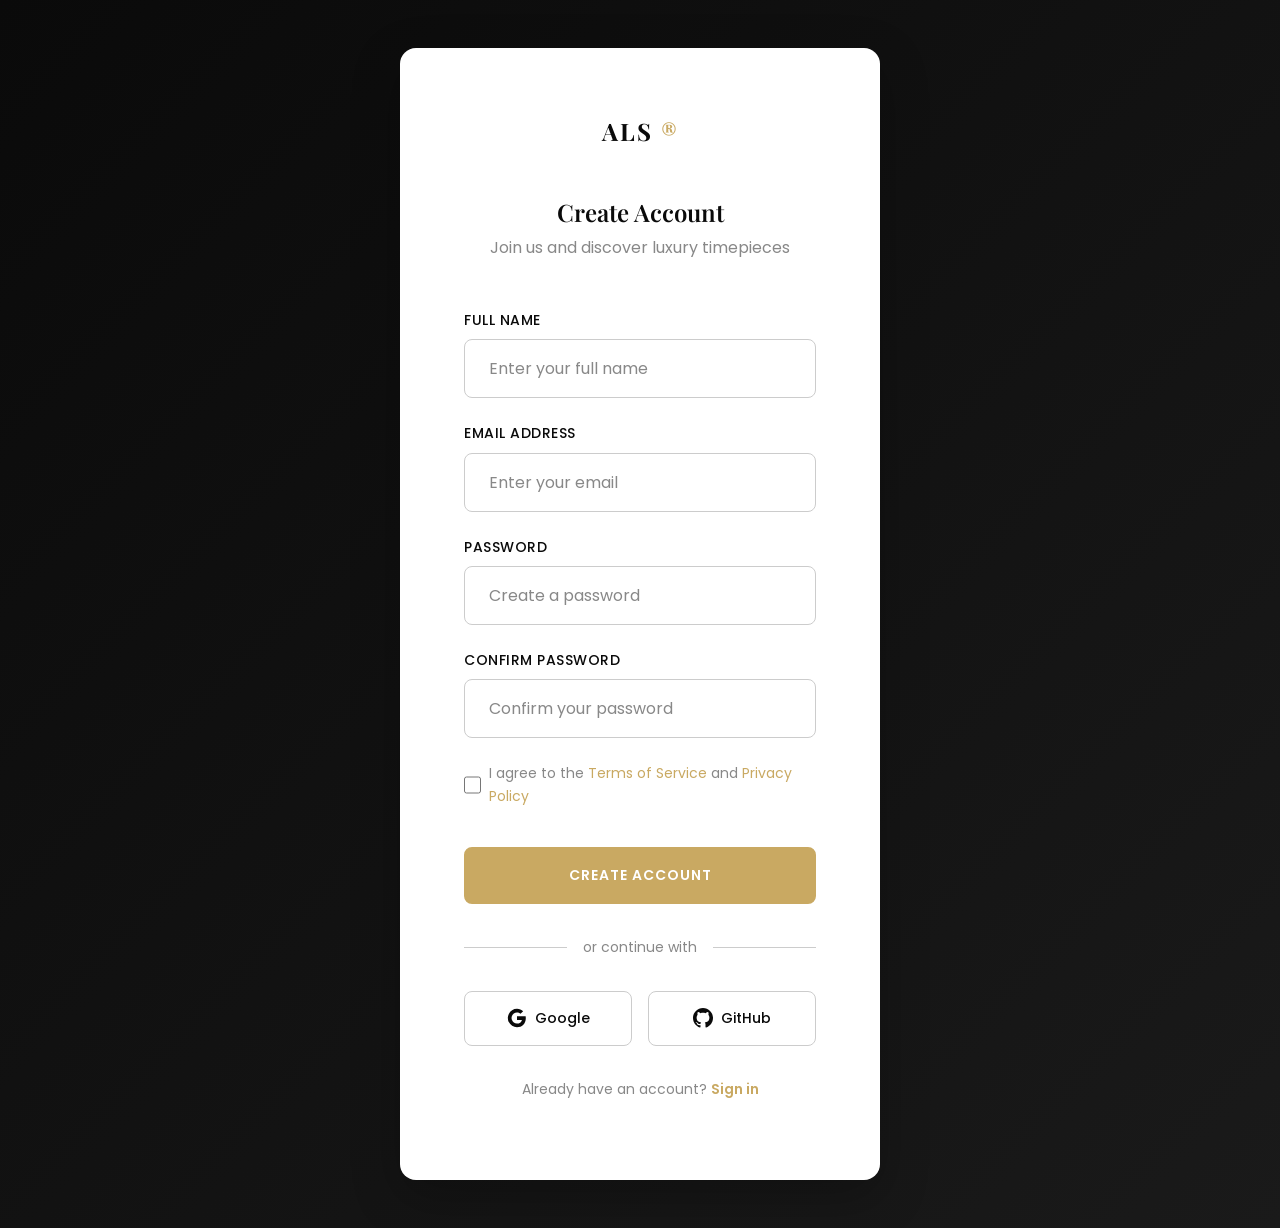
<file: register.html>
<!DOCTYPE html>
<html lang="en">
<head>
    <meta charset="UTF-8">
    <meta name="viewport" content="width=device-width, initial-scale=1.0">
    <meta name="description" content="Register - Authentic Luxury Shop">
    <title>Register - Authentic Luxury Shop (ALS)</title>
    
    <!-- Fonts -->
    <link rel="preconnect" href="https://fonts.googleapis.com">
    <link rel="preconnect" href="https://fonts.gstatic.com" crossorigin>
    <link href="https://fonts.googleapis.com/css2?family=Playfair+Display:wght@400;500;600;700&family=Poppins:wght@300;400;500;600;700&display=swap" rel="stylesheet">
    
    <!-- Stylesheets -->
    <link rel="stylesheet" href="css/main.css">
    <link rel="stylesheet" href="css/layout.css">
    <link rel="stylesheet" href="css/components.css">
    <link rel="stylesheet" href="css/animations.css">
    
    <style>
        body {
            background: linear-gradient(135deg, #0a0a0a 0%, #1a1a1a 100%);
        }
    </style>
</head>
<body>
    <!-- Page Loader -->
    <div class="page-loader">
        <div class="loader-content">
            <div class="loader-logo">ALS</div>
            <div class="loader-spinner"></div>
        </div>
    </div>

    <!-- Auth Container -->
    <div class="auth-container">
        <div class="auth-card" data-aos="zoomIn">
            <div class="auth-logo">
                <a href="index.html" class="auth-logo-text">ALS <span>®</span></a>
            </div>
            
            <h1 class="auth-title">Create Account</h1>
            <p class="auth-subtitle">Join us and discover luxury timepieces</p>
            
            <form id="registerForm" class="auth-form">
                <div class="form-group">
                    <label class="form-label">Full Name</label>
                    <input type="text" id="name" class="form-input" placeholder="Enter your full name" required>
                </div>
                
                <div class="form-group">
                    <label class="form-label">Email Address</label>
                    <input type="email" id="email" class="form-input" placeholder="Enter your email" required>
                </div>
                
                <div class="form-group">
                    <label class="form-label">Password</label>
                    <input type="password" id="password" class="form-input" placeholder="Create a password" required>
                </div>
                
                <div class="form-group">
                    <label class="form-label">Confirm Password</label>
                    <input type="password" id="confirmPassword" class="form-input" placeholder="Confirm your password" required>
                </div>
                
                <div class="form-group">
                    <label style="display: flex; align-items: center; gap: 0.5rem; cursor: pointer;">
                        <input type="checkbox" required style="width: 18px; height: 18px;">
                        <span style="font-size: 0.875rem; color: var(--color-gray);">I agree to the <a href="#" style="color: var(--color-gold);">Terms of Service</a> and <a href="#" style="color: var(--color-gold);">Privacy Policy</a></span>
                    </label>
                </div>
                
                <button type="submit" class="btn btn-primary">Create Account</button>
            </form>
            
            <div class="auth-divider">or continue with</div>
            
            <div class="auth-social">
                <button class="auth-social-btn">
                    <svg width="20" height="20" viewBox="0 0 24 24" fill="currentColor">
                        <path d="M22.56 12.25c0-.78-.07-1.53-.2-2.25H12v4.26h5.92c-.26 1.37-1.04 2.53-2.21 3.31v2.77h3.57c2.08-1.92 3.28-4.74 3.28-8.09z"/>
                        <path d="M12 23c2.97 0 5.46-.98 7.28-2.66l-3.57-2.77c-.98.66-2.23 1.06-3.71 1.06-2.86 0-5.29-1.93-6.16-4.53H2.18v2.84C3.99 20.53 7.7 23 12 23z"/>
                        <path d="M5.84 14.09c-.22-.66-.35-1.36-.35-2.09s.13-1.43.35-2.09V7.07H2.18C1.43 8.55 1 10.22 1 12s.43 3.45 1.18 4.93l2.85-2.22.81-.62z"/>
                        <path d="M12 5.38c1.62 0 3.06.56 4.21 1.64l3.15-3.15C17.45 2.09 14.97 1 12 1 7.7 1 3.99 3.47 2.18 7.07l3.66 2.84c.87-2.6 3.3-4.53 6.16-4.53z"/>
                    </svg>
                    Google
                </button>
                <button class="auth-social-btn">
                    <svg width="20" height="20" viewBox="0 0 24 24" fill="currentColor">
                        <path d="M12 0c-6.626 0-12 5.373-12 12 0 5.302 3.438 9.8 8.207 11.387.599.111.793-.261.793-.577v-2.234c-3.338.726-4.033-1.416-4.033-1.416-.546-1.387-1.333-1.756-1.333-1.756-1.089-.745.083-.729.083-.729 1.205.084 1.839 1.237 1.839 1.237 1.07 1.834 2.807 1.304 3.492.997.107-.775.418-1.305.762-1.604-2.665-.305-5.467-1.334-5.467-5.931 0-1.311.469-2.381 1.236-3.221-.124-.303-.535-1.524.117-3.176 0 0 1.008-.322 3.301 1.23.957-.266 1.983-.399 3.003-.404 1.02.005 2.047.138 3.006.404 2.291-1.552 3.297-1.23 3.297-1.23.653 1.653.242 2.874.118 3.176.77.84 1.235 1.911 1.235 3.221 0 4.609-2.807 5.624-5.479 5.921.43.372.823 1.102.823 2.222v3.293c0 .319.192.694.801.576 4.765-1.589 8.199-6.086 8.199-11.386 0-6.627-5.373-12-12-12z"/>
                    </svg>
                    GitHub
                </button>
            </div>
            
            <p class="auth-footer">
                Already have an account? <a href="login.html">Sign in</a>
            </p>
        </div>
    </div>

    <!-- Scripts -->
    <script src="js/data.js"></script>
    <script src="js/app.js"></script>
    <script src="js/auth.js"></script>
    <script>
        document.addEventListener('DOMContentLoaded', function() {
            // Check if already logged in
            if (ALS.Auth.isLoggedIn()) {
                window.location.href = 'profile.html';
                return;
            }
            
            // Handle register form
            document.getElementById('registerForm').addEventListener('submit', function(e) {
                e.preventDefault();
                
                const name = document.getElementById('name').value;
                const email = document.getElementById('email').value;
                const password = document.getElementById('password').value;
                const confirmPassword = document.getElementById('confirmPassword').value;
                
                if (!name || !email || !password || !confirmPassword) {
                    ALS.showToast('Please fill in all fields', 'error');
                    return;
                }
                
                if (password !== confirmPassword) {
                    ALS.showToast('Passwords do not match', 'error');
                    return;
                }
                
                if (password.length < 6) {
                    ALS.showToast('Password must be at least 6 characters', 'error');
                    return;
                }
                
                const result = ALS.Auth.register(name, email, password);
                
                if (result.success) {
                    ALS.showToast('Registration successful!', 'success');
                    
                    setTimeout(() => {
                        window.location.href = 'profile.html';
                    }, 1000);
                } else {
                    ALS.showToast(result.message, 'error');
                }
            });
            
            // Hide loader
            setTimeout(() => {
                document.querySelector('.page-loader')?.classList.add('hidden');
            }, 500);
        });
    </script>
</body>
</html>
</file>
<file: css/main.css>
/* ============================================
   AUTHENTIC LUXURY SHOP (ALS) - MAIN STYLES
   ============================================ */

/* Google Fonts Import */
@import url('https://fonts.googleapis.com/css2?family=Playfair+Display:wght@400;500;600;700&family=Poppins:wght@300;400;500;600;700&display=swap');

/* CSS Variables */
:root {
    /* Colors */
    --color-black: #0a0a0a;
    --color-black-light: #1a1a1a;
    --color-black-dark: #050505;
    --color-gold: #c9a962;
    --color-gold-light: #dfc07a;
    --color-gold-dark: #a88b4a;
    --color-white: #ffffff;
    --color-white-light: #f5f5f5;
    --color-white-dark: #e0e0e0;
    --color-gray: #888888;
    --color-gray-light: #cccccc;
    --color-gray-dark: #555555;
    --color-success: #4caf50;
    --color-error: #f44336;
    --color-warning: #ff9800;
    
    /* Typography */
    --font-display: 'Playfair Display', Georgia, serif;
    --font-body: 'Poppins', -apple-system, sans-serif;
    
    /* Font Sizes */
    --font-size-xs: 0.75rem;
    --font-size-sm: 0.875rem;
    --font-size-base: 1rem;
    --font-size-lg: 1.125rem;
    --font-size-xl: 1.25rem;
    --font-size-2xl: 1.5rem;
    --font-size-3xl: 2rem;
    --font-size-4xl: 2.5rem;
    --font-size-5xl: 3.5rem;
    --font-size-6xl: 4rem;
    
    /* Spacing */
    --spacing-xs: 0.25rem;
    --spacing-sm: 0.5rem;
    --spacing-md: 1rem;
    --spacing-lg: 1.5rem;
    --spacing-xl: 2rem;
    --spacing-2xl: 3rem;
    --spacing-3xl: 4rem;
    --spacing-4xl: 6rem;
    
    /* Border Radius */
    --radius-sm: 4px;
    --radius-md: 8px;
    --radius-lg: 12px;
    --radius-xl: 16px;
    --radius-full: 50%;
    
    /* Shadows */
    --shadow-sm: 0 2px 4px rgba(0, 0, 0, 0.1);
    --shadow-md: 0 4px 12px rgba(0, 0, 0, 0.15);
    --shadow-lg: 0 8px 24px rgba(0, 0, 0, 0.2);
    --shadow-xl: 0 16px 48px rgba(0, 0, 0, 0.25);
    --shadow-gold: 0 4px 20px rgba(201, 169, 98, 0.3);
    
    /* Transitions */
    --transition-fast: 0.15s ease;
    --transition-base: 0.3s ease;
    --transition-slow: 0.5s ease;
    --transition-smooth: 0.4s cubic-bezier(0.4, 0, 0.2, 1);
    
    /* Z-Index */
    --z-dropdown: 100;
    --z-sticky: 200;
    --z-fixed: 300;
    --z-modal-backdrop: 400;
    --z-modal: 500;
    --z-popover: 600;
    --z-tooltip: 700;
}

/* Dark Mode Variables */
[data-theme="dark"] {
    --color-black: #ffffff;
    --color-black-light: #f5f5f5;
    --color-black-dark: #e0e0e0;
    --color-white: #0a0a0a;
    --color-white-light: #1a1a1a;
    --color-white-dark: #2a2a2a;
}

/* Reset & Base Styles */
*, *::before, *::after {
    margin: 0;
    padding: 0;
    box-sizing: border-box;
}

html {
    font-size: 16px;
    scroll-behavior: smooth;
    -webkit-font-smoothing: antialiased;
    -moz-osx-font-smoothing: grayscale;
}

body {
    font-family: var(--font-body);
    font-size: var(--font-size-base);
    font-weight: 400;
    line-height: 1.6;
    color: var(--color-black);
    background-color: var(--color-white);
    min-height: 100vh;
    overflow-x: hidden;
}

/* Typography */
h1, h2, h3, h4, h5, h6 {
    font-family: var(--font-display);
    font-weight: 600;
    line-height: 1.2;
    color: var(--color-black);
}

h1 { font-size: var(--font-size-5xl); }
h2 { font-size: var(--font-size-4xl); }
h3 { font-size: var(--font-size-3xl); }
h4 { font-size: var(--font-size-2xl); }
h5 { font-size: var(--font-size-xl); }
h6 { font-size: var(--font-size-lg); }

p {
    margin-bottom: var(--spacing-md);
}

a {
    color: var(--color-gold);
    text-decoration: none;
    transition: var(--transition-base);
}

a:hover {
    color: var(--color-gold-light);
}

img {
    max-width: 100%;
    height: auto;
    display: block;
}

ul, ol {
    list-style: none;
}

button, input, textarea, select {
    font-family: inherit;
    font-size: inherit;
    border: none;
    outline: none;
    background: none;
}

button {
    cursor: pointer;
}

/* Utility Classes */
.container {
    width: 100%;
    max-width: 1400px;
    margin: 0 auto;
    padding: 0 var(--spacing-xl);
}

.container-sm {
    max-width: 1000px;
}

.container-lg {
    max-width: 1600px;
}

.section {
    padding: var(--spacing-4xl) 0;
}

.text-center { text-align: center; }
.text-left { text-align: left; }
.text-right { text-align: right; }

.text-gold { color: var(--color-gold); }
.text-black { color: var(--color-black); }
.text-white { color: var(--color-white); }
.text-gray { color: var(--color-gray); }

.bg-black { background-color: var(--color-black); }
.bg-white { background-color: var(--color-white); }
.bg-gold { background-color: var(--color-gold); }

.font-display { font-family: var(--font-display); }
.font-body { font-family: var(--font-body); }

.font-light { font-weight: 300; }
.font-regular { font-weight: 400; }
.font-medium { font-weight: 500; }
.font-semibold { font-weight: 600; }
.font-bold { font-weight: 700; }

.uppercase { text-transform: uppercase; }
.capitalize { text-transform: capitalize; }

.italic { font-style: italic; }

.flex { display: flex; }
.flex-col { flex-direction: column; }
.flex-wrap { flex-wrap: wrap; }
.items-center { align-items: center; }
.items-start { align-items: flex-start; }
.items-end { align-items: flex-end; }
.justify-center { justify-content: center; }
.justify-between { justify-content: space-between; }
.justify-start { justify-content: flex-start; }
.justify-end { justify-content: flex-end; }

.grid { display: grid; }

.gap-xs { gap: var(--spacing-xs); }
.gap-sm { gap: var(--spacing-sm); }
.gap-md { gap: var(--spacing-md); }
.gap-lg { gap: var(--spacing-lg); }
.gap-xl { gap: var(--spacing-xl); }
.gap-2xl { gap: var(--spacing-2xl); }

.m-0 { margin: 0; }
.mt-xs { margin-top: var(--spacing-xs); }
.mt-sm { margin-top: var(--spacing-sm); }
.mt-md { margin-top: var(--spacing-md); }
.mt-lg { margin-top: var(--spacing-lg); }
.mt-xl { margin-top: var(--spacing-xl); }
.mt-2xl { margin-top: var(--spacing-2xl); }
.mt-3xl { margin-top: var(--spacing-3xl); }

.mb-xs { margin-bottom: var(--spacing-xs); }
.mb-sm { margin-bottom: var(--spacing-sm); }
.mb-md { margin-bottom: var(--spacing-md); }
.mb-lg { margin-bottom: var(--spacing-lg); }
.mb-xl { margin-bottom: var(--spacing-xl); }
.mb-2xl { margin-bottom: var(--spacing-2xl); }
.mb-3xl { margin-bottom: var(--spacing-3xl); }

.p-0 { padding: 0; }
.p-xs { padding: var(--spacing-xs); }
.p-sm { padding: var(--spacing-sm); }
.p-md { padding: var(--spacing-md); }
.p-lg { padding: var(--spacing-lg); }
.p-xl { padding: var(--spacing-xl); }
.p-2xl { padding: var(--spacing-2xl); }

.w-full { width: 100%; }
.h-full { height: 100%; }

.relative { position: relative; }
.absolute { position: absolute; }
.fixed { position: fixed; }
.sticky { position: sticky; }

.hidden { display: none; }
.block { display: block; }
.inline-block { display: inline-block; }

.overflow-hidden { overflow: hidden; }
.overflow-auto { overflow: auto; }

.cursor-pointer { cursor: pointer; }
.cursor-not-allowed { cursor: not-allowed; }

.opacity-0 { opacity: 0; }
.opacity-50 { opacity: 0.5; }
.opacity-100 { opacity: 1; }

.pointer-events-none { pointer-events: none; }

/* Custom Scrollbar */
::-webkit-scrollbar {
    width: 8px;
    height: 8px;
}

::-webkit-scrollbar-track {
    background: var(--color-white-light);
}

::-webkit-scrollbar-thumb {
    background: var(--color-gold);
    border-radius: var(--radius-full);
}

::-webkit-scrollbar-thumb:hover {
    background: var(--color-gold-dark);
}

/* Selection */
::selection {
    background: var(--color-gold);
    color: var(--color-white);
}

/* Form Elements */
.form-group {
    margin-bottom: var(--spacing-lg);
}

.form-label {
    display: block;
    font-size: var(--font-size-sm);
    font-weight: 500;
    color: var(--color-black);
    margin-bottom: var(--spacing-sm);
    text-transform: uppercase;
    letter-spacing: 0.5px;
}

.form-input,
.form-select,
.form-textarea {
    width: 100%;
    padding: var(--spacing-md) var(--spacing-lg);
    font-size: var(--font-size-base);
    color: var(--color-black);
    background: var(--color-white);
    border: 1px solid var(--color-gray-light);
    border-radius: var(--radius-md);
    transition: var(--transition-base);
}

.form-input:focus,
.form-select:focus,
.form-textarea:focus {
    border-color: var(--color-gold);
    box-shadow: var(--shadow-gold);
}

.form-input::placeholder {
    color: var(--color-gray);
}

.form-textarea {
    resize: vertical;
    min-height: 120px;
}

/* Buttons */
.btn {
    display: inline-flex;
    align-items: center;
    justify-content: center;
    gap: var(--spacing-sm);
    padding: var(--spacing-md) var(--spacing-xl);
    font-family: var(--font-body);
    font-size: var(--font-size-sm);
    font-weight: 600;
    text-transform: uppercase;
    letter-spacing: 1px;
    border-radius: var(--radius-md);
    transition: var(--transition-smooth);
    cursor: pointer;
    border: 2px solid transparent;
}

.btn-primary {
    background: var(--color-gold);
    color: var(--color-white);
    border-color: var(--color-gold);
}

.btn-primary:hover {
    background: var(--color-gold-dark);
    border-color: var(--color-gold-dark);
    transform: translateY(-2px);
    box-shadow: var(--shadow-gold);
}

.btn-secondary {
    background: transparent;
    color: var(--color-gold);
    border-color: var(--color-gold);
}

.btn-secondary:hover {
    background: var(--color-gold);
    color: var(--color-white);
}

.btn-black {
    background: var(--color-black);
    color: var(--color-white);
    border-color: var(--color-black);
}

.btn-black:hover {
    background: var(--color-black-light);
    border-color: var(--color-black-light);
}

.btn-white {
    background: var(--color-white);
    color: var(--color-black);
    border-color: var(--color-white);
}

.btn-white:hover {
    background: var(--color-white-light);
    border-color: var(--color-white-light);
}

.btn-outline {
    background: transparent;
    color: var(--color-black);
    border-color: var(--color-black);
}

.btn-outline:hover {
    background: var(--color-black);
    color: var(--color-white);
}

.btn-sm {
    padding: var(--spacing-sm) var(--spacing-md);
    font-size: var(--font-size-xs);
}

.btn-lg {
    padding: var(--spacing-lg) var(--spacing-2xl);
    font-size: var(--font-size-base);
}

.btn-block {
    width: 100%;
}

.btn:disabled {
    opacity: 0.5;
    cursor: not-allowed;
    pointer-events: none;
}

/* Cards */
.card {
    background: var(--color-white);
    border-radius: var(--radius-lg);
    box-shadow: var(--shadow-md);
    overflow: hidden;
    transition: var(--transition-smooth);
}

.card:hover {
    box-shadow: var(--shadow-lg);
    transform: translateY(-4px);
}

.card-body {
    padding: var(--spacing-xl);
}

.card-title {
    font-family: var(--font-display);
    font-size: var(--font-size-xl);
    font-weight: 600;
    margin-bottom: var(--spacing-sm);
}

.card-text {
    color: var(--color-gray);
    margin-bottom: var(--spacing-md);
}

/* Badges */
.badge {
    display: inline-flex;
    align-items: center;
    padding: var(--spacing-xs) var(--spacing-sm);
    font-size: var(--font-size-xs);
    font-weight: 600;
    text-transform: uppercase;
    letter-spacing: 0.5px;
    border-radius: var(--radius-sm);
}

.badge-gold {
    background: var(--color-gold);
    color: var(--color-white);
}

.badge-black {
    background: var(--color-black);
    color: var(--color-white);
}

.badge-success {
    background: var(--color-success);
    color: var(--color-white);
}

.badge-error {
    background: var(--color-error);
    color: var(--color-white);
}

/* Dividers */
.divider {
    width: 100%;
    height: 1px;
    background: var(--color-gray-light);
    margin: var(--spacing-xl) 0;
}

.divider-gold {
    background: var(--color-gold);
    height: 2px;
    width: 60px;
}

/* Loading Spinner */
.spinner {
    width: 40px;
    height: 40px;
    border: 3px solid var(--color-gray-light);
    border-top-color: var(--color-gold);
    border-radius: var(--radius-full);
    animation: spin 0.8s linear infinite;
}

@keyframes spin {
    to { transform: rotate(360deg); }
}

/* Page Loader */
.page-loader {
    position: fixed;
    top: 0;
    left: 0;
    width: 100%;
    height: 100%;
    background: var(--color-black);
    display: flex;
    align-items: center;
    justify-content: center;
    z-index: var(--z-modal);
    transition: opacity 0.5s ease, visibility 0.5s ease;
}

.page-loader.hidden {
    opacity: 0;
    visibility: hidden;
}

.loader-content {
    text-align: center;
}

.loader-logo {
    font-family: var(--font-display);
    font-size: var(--font-size-4xl);
    color: var(--color-gold);
    margin-bottom: var(--spacing-xl);
    letter-spacing: 4px;
}

.loader-spinner {
    width: 50px;
    height: 50px;
    border: 2px solid rgba(201, 169, 98, 0.2);
    border-top-color: var(--color-gold);
    border-radius: var(--radius-full);
    animation: spin 1s linear infinite;
    margin: 0 auto;
}

/* Toast Notifications */
.toast-container {
    position: fixed;
    top: var(--spacing-xl);
    right: var(--spacing-xl);
    z-index: var(--z-tooltip);
    display: flex;
    flex-direction: column;
    gap: var(--spacing-sm);
}

.toast {
    padding: var(--spacing-md) var(--spacing-xl);
    background: var(--color-black);
    color: var(--color-white);
    border-radius: var(--radius-md);
    box-shadow: var(--shadow-lg);
    display: flex;
    align-items: center;
    gap: var(--spacing-md);
    animation: slideInRight 0.3s ease;
    min-width: 300px;
}

.toast-success {
    border-left: 4px solid var(--color-success);
}

.toast-error {
    border-left: 4px solid var(--color-error);
}

.toast-warning {
    border-left: 4px solid var(--color-warning);
}

@keyframes slideInRight {
    from {
        opacity: 0;
        transform: translateX(100%);
    }
    to {
        opacity: 1;
        transform: translateX(0);
    }
}

/* Modal */
.modal {
    position: fixed;
    top: 0;
    left: 0;
    width: 100%;
    height: 100%;
    display: flex;
    align-items: center;
    justify-content: center;
    z-index: var(--z-modal);
    opacity: 0;
    visibility: hidden;
    transition: var(--transition-base);
}

.modal.active {
    opacity: 1;
    visibility: visible;
}

.modal-backdrop {
    position: absolute;
    top: 0;
    left: 0;
    width: 100%;
    height: 100%;
    background: rgba(0, 0, 0, 0.7);
}

.modal-content {
    position: relative;
    background: var(--color-white);
    border-radius: var(--radius-lg);
    max-width: 600px;
    width: 90%;
    max-height: 90vh;
    overflow-y: auto;
    transform: scale(0.9);
    transition: var(--transition-smooth);
}

.modal.active .modal-content {
    transform: scale(1);
}

.modal-header {
    padding: var(--spacing-xl);
    border-bottom: 1px solid var(--color-gray-light);
    display: flex;
    align-items: center;
    justify-content: space-between;
}

.modal-body {
    padding: var(--spacing-xl);
}

.modal-footer {
    padding: var(--spacing-xl);
    border-top: 1px solid var(--color-gray-light);
    display: flex;
    gap: var(--spacing-md);
    justify-content: flex-end;
}

.modal-close {
    width: 32px;
    height: 32px;
    display: flex;
    align-items: center;
    justify-content: center;
    border-radius: var(--radius-full);
    transition: var(--transition-base);
    cursor: pointer;
}

.modal-close:hover {
    background: var(--color-white-light);
}

/* Responsive Grid System */
.grid-cols-1 { grid-template-columns: repeat(1, 1fr); }
.grid-cols-2 { grid-template-columns: repeat(2, 1fr); }
.grid-cols-3 { grid-template-columns: repeat(3, 1fr); }
.grid-cols-4 { grid-template-columns: repeat(4, 1fr); }
.grid-cols-5 { grid-template-columns: repeat(5, 1fr); }
.grid-cols-6 { grid-template-columns: repeat(6, 1fr); }

/* Responsive */
@media (max-width: 1200px) {
    .container {
        padding: 0 var(--spacing-lg);
    }
    
    h1 { font-size: var(--font-size-4xl); }
    h2 { font-size: var(--font-size-3xl); }
    h3 { font-size: var(--font-size-2xl); }
}

@media (max-width: 992px) {
    .grid-cols-4 { grid-template-columns: repeat(3, 1fr); }
    .grid-cols-3 { grid-template-columns: repeat(2, 1fr); }
}

@media (max-width: 768px) {
    .container {
        padding: 0 var(--spacing-md);
    }
    
    .section {
        padding: var(--spacing-3xl) 0;
    }
    
    h1 { font-size: var(--font-size-3xl); }
    h2 { font-size: var(--font-size-2xl); }
    h3 { font-size: var(--font-size-xl); }
    
    .grid-cols-4,
    .grid-cols-3,
    .grid-cols-2 {
        grid-template-columns: repeat(2, 1fr);
    }
    
    .hide-mobile {
        display: none !important;
    }
}

@media (max-width: 576px) {
    .grid-cols-4,
    .grid-cols-3,
    .grid-cols-2,
    .grid-cols-1 {
        grid-template-columns: 1fr;
    }
    
    .hide-small {
        display: none !important;
    }
}
</file>
<file: css/layout.css>
/* ============================================
   AUTHENTIC LUXURY SHOP (ALS) - LAYOUT STYLES
   ============================================ */

/* ============================================
   HEADER & NAVIGATION
   ============================================ */

/* Top Bar */
.top-bar {
    background: var(--color-black);
    color: var(--color-white);
    padding: var(--spacing-sm) 0;
    font-size: var(--font-size-xs);
    letter-spacing: 1px;
}

.top-bar-content {
    display: flex;
    align-items: center;
    justify-content: space-between;
}

.top-bar-links {
    display: flex;
    gap: var(--spacing-xl);
}

.top-bar-link {
    color: var(--color-gray-light);
    transition: var(--transition-base);
}

.top-bar-link:hover {
    color: var(--color-gold);
}

.top-bar-contact {
    display: flex;
    align-items: center;
    gap: var(--spacing-lg);
}

.top-bar-contact span {
    display: flex;
    align-items: center;
    gap: var(--spacing-xs);
    color: var(--color-gray-light);
}

/* Main Header */
.header {
    position: sticky;
    top: 0;
    background: var(--color-white);
    z-index: var(--z-sticky);
    transition: var(--transition-smooth);
}

.header.scrolled {
    box-shadow: var(--shadow-md);
}

.header-inner {
    display: flex;
    align-items: center;
    justify-content: space-between;
    padding: var(--spacing-lg) 0;
}

.header-logo {
    display: flex;
    align-items: center;
    gap: var(--spacing-sm);
}

.logo-text {
    font-family: var(--font-display);
    font-size: var(--font-size-2xl);
    font-weight: 700;
    color: var(--color-black);
    letter-spacing: 2px;
}

.logo-text span {
    color: var(--color-gold);
}

.logo-subtitle {
    font-size: var(--font-size-xs);
    color: var(--color-gray);
    text-transform: uppercase;
    letter-spacing: 3px;
    margin-top: var(--spacing-xs);
}

/* Main Navigation */
.main-nav {
    display: flex;
    align-items: center;
    gap: var(--spacing-2xl);
}

.nav-link {
    position: relative;
    font-size: var(--font-size-sm);
    font-weight: 500;
    color: var(--color-black);
    text-transform: uppercase;
    letter-spacing: 1px;
    padding: var(--spacing-sm) 0;
    transition: var(--transition-base);
}

.nav-link::after {
    content: '';
    position: absolute;
    bottom: 0;
    left: 0;
    width: 0;
    height: 2px;
    background: var(--color-gold);
    transition: var(--transition-smooth);
}

.nav-link:hover::after,
.nav-link.active::after {
    width: 100%;
}

.nav-link:hover,
.nav-link.active {
    color: var(--color-gold);
}

/* Header Actions */
.header-actions {
    display: flex;
    align-items: center;
    gap: var(--spacing-lg);
}

.header-action {
    position: relative;
    display: flex;
    align-items: center;
    justify-content: center;
    width: 44px;
    height: 44px;
    border-radius: var(--radius-full);
    color: var(--color-black);
    transition: var(--transition-base);
}

.header-action:hover {
    background: var(--color-white-light);
    color: var(--color-gold);
}

.header-action svg {
    width: 20px;
    height: 20px;
}

.cart-count {
    position: absolute;
    top: 2px;
    right: 2px;
    width: 18px;
    height: 18px;
    background: var(--color-gold);
    color: var(--color-white);
    font-size: 10px;
    font-weight: 600;
    display: flex;
    align-items: center;
    justify-content: center;
    border-radius: var(--radius-full);
}

/* Mobile Menu Toggle */
.mobile-menu-toggle {
    display: none;
    flex-direction: column;
    gap: 5px;
    padding: var(--spacing-sm);
    cursor: pointer;
}

.mobile-menu-toggle span {
    width: 24px;
    height: 2px;
    background: var(--color-black);
    transition: var(--transition-base);
}

.mobile-menu-toggle.active span:nth-child(1) {
    transform: rotate(45deg) translate(5px, 5px);
}

.mobile-menu-toggle.active span:nth-child(2) {
    opacity: 0;
}

.mobile-menu-toggle.active span:nth-child(3) {
    transform: rotate(-45deg) translate(5px, -5px);
}

/* Mobile Navigation */
.mobile-nav {
    position: fixed;
    top: 0;
    left: -100%;
    width: 300px;
    height: 100%;
    background: var(--color-white);
    z-index: var(--z-fixed);
    padding: var(--spacing-2xl);
    transition: var(--transition-smooth);
    overflow-y: auto;
}

.mobile-nav.active {
    left: 0;
}

.mobile-nav-close {
    position: absolute;
    top: var(--spacing-lg);
    right: var(--spacing-lg);
    width: 40px;
    height: 40px;
    display: flex;
    align-items: center;
    justify-content: center;
    cursor: pointer;
}

.mobile-nav-logo {
    margin-bottom: var(--spacing-2xl);
    padding-bottom: var(--spacing-xl);
    border-bottom: 1px solid var(--color-gray-light);
}

.mobile-nav-link {
    display: block;
    font-size: var(--font-size-lg);
    font-weight: 500;
    color: var(--color-black);
    padding: var(--spacing-md) 0;
    border-bottom: 1px solid var(--color-white-light);
    transition: var(--transition-base);
}

.mobile-nav-link:hover {
    color: var(--color-gold);
    padding-left: var(--spacing-sm);
}

.mobile-nav-overlay {
    position: fixed;
    top: 0;
    left: 0;
    width: 100%;
    height: 100%;
    background: rgba(0, 0, 0, 0.5);
    z-index: calc(var(--z-fixed) - 1);
    opacity: 0;
    visibility: hidden;
    transition: var(--transition-base);
}

.mobile-nav-overlay.active {
    opacity: 1;
    visibility: visible;
}

/* ============================================
   HERO SECTION
   ============================================ */

.hero {
    position: relative;
    min-height: 100vh;
    display: flex;
    align-items: center;
    background: linear-gradient(135deg, var(--color-black) 0%, var(--color-black-light) 100%);
    overflow: hidden;
}

.hero-background {
    position: absolute;
    top: 0;
    left: 0;
    width: 100%;
    height: 100%;
    opacity: 0.1;
    background-image: url('data:image/svg+xml,%3Csvg width="60" height="60" viewBox="0 0 60 60" xmlns="http://www.w3.org/2000/svg"%3E%3Cg fill="none" fill-rule="evenodd"%3E%3Cg fill="%23c9a962" fill-opacity="0.4"%3E%3Cpath d="M36 34v-4h-2v4h-4v2h4v4h2v-4h4v-2h-4zm0-30V0h-2v4h-4v2h4v4h2V6h4V4h-4zM6 34v-4H4v4H0v2h4v4h2v-4h4v-2H6zM6 4V0H4v4H0v2h4v4h2V6h4V4H6z"/%3E%3C/g%3E%3C/g%3E%3C/svg%3E');
}

.hero-content {
    position: relative;
    z-index: 1;
    max-width: 700px;
}

.hero-subtitle {
    display: inline-block;
    font-size: var(--font-size-sm);
    font-weight: 600;
    color: var(--color-gold);
    text-transform: uppercase;
    letter-spacing: 4px;
    margin-bottom: var(--spacing-lg);
    padding: var(--spacing-sm) var(--spacing-lg);
    border: 1px solid var(--color-gold);
    border-radius: var(--radius-full);
}

.hero-title {
    font-size: var(--font-size-6xl);
    font-weight: 700;
    color: var(--color-white);
    line-height: 1.1;
    margin-bottom: var(--spacing-xl);
}

.hero-title span {
    color: var(--color-gold);
    font-style: italic;
}

.hero-description {
    font-size: var(--font-size-lg);
    color: var(--color-gray-light);
    margin-bottom: var(--spacing-2xl);
    max-width: 500px;
}

.hero-buttons {
    display: flex;
    gap: var(--spacing-lg);
    flex-wrap: wrap;
}

.hero-image {
    position: absolute;
    right: -5%;
    top: 50%;
    transform: translateY(-50%);
    width: 50%;
    max-width: 700px;
    animation: float 6s ease-in-out infinite;
}

@keyframes float {
    0%, 100% { transform: translateY(-50%); }
    50% { transform: translateY(-55%); }
}

.hero-scroll {
    position: absolute;
    bottom: var(--spacing-2xl);
    left: 50%;
    transform: translateX(-50%);
    display: flex;
    flex-direction: column;
    align-items: center;
    gap: var(--spacing-sm);
    color: var(--color-gray-light);
    font-size: var(--font-size-xs);
    text-transform: uppercase;
    letter-spacing: 2px;
    animation: bounce 2s infinite;
}

@keyframes bounce {
    0%, 100% { transform: translateX(-50%) translateY(0); }
    50% { transform: translateX(-50%) translateY(10px); }
}

.hero-scroll svg {
    width: 20px;
    height: 20px;
}

/* ============================================
   PAGE HEADER (Breadcrumb)
   ============================================ */

.page-header {
    padding: var(--spacing-3xl) 0;
    background: var(--color-white-light);
    text-align: center;
}

.breadcrumb {
    display: flex;
    align-items: center;
    justify-content: center;
    gap: var(--spacing-sm);
    font-size: var(--font-size-sm);
    color: var(--color-gray);
    margin-bottom: var(--spacing-lg);
}

.breadcrumb a {
    color: var(--color-gray);
}

.breadcrumb a:hover {
    color: var(--color-gold);
}

.breadcrumb-separator {
    color: var(--color-gray-light);
}

.page-header-title {
    font-size: var(--font-size-4xl);
    margin-bottom: var(--spacing-sm);
}

.page-header-subtitle {
    color: var(--color-gray);
    font-size: var(--font-size-lg);
}

/* ============================================
   FOOTER
   ============================================ */

.footer {
    background: var(--color-black);
    color: var(--color-white);
    padding-top: var(--spacing-4xl);
}

.footer-main {
    display: grid;
    grid-template-columns: 2fr 1fr 1fr 1fr;
    gap: var(--spacing-3xl);
    padding-bottom: var(--spacing-3xl);
    border-bottom: 1px solid rgba(255, 255, 255, 0.1);
}

.footer-brand {
    max-width: 300px;
}

.footer-logo {
    font-family: var(--font-display);
    font-size: var(--font-size-2xl);
    font-weight: 700;
    color: var(--color-white);
    letter-spacing: 2px;
    margin-bottom: var(--spacing-md);
}

.footer-logo span {
    color: var(--color-gold);
}

.footer-description {
    color: var(--color-gray);
    margin-bottom: var(--spacing-xl);
    line-height: 1.8;
}

.footer-social {
    display: flex;
    gap: var(--spacing-md);
}

.social-link {
    width: 40px;
    height: 40px;
    display: flex;
    align-items: center;
    justify-content: center;
    background: rgba(255, 255, 255, 0.1);
    border-radius: var(--radius-full);
    color: var(--color-white);
    transition: var(--transition-base);
}

.social-link:hover {
    background: var(--color-gold);
    color: var(--color-white);
    transform: translateY(-3px);
}

.footer-title {
    font-family: var(--font-display);
    font-size: var(--font-size-lg);
    font-weight: 600;
    color: var(--color-white);
    margin-bottom: var(--spacing-xl);
    text-transform: uppercase;
    letter-spacing: 1px;
}

.footer-links {
    display: flex;
    flex-direction: column;
    gap: var(--spacing-md);
}

.footer-link {
    color: var(--color-gray);
    transition: var(--transition-base);
}

.footer-link:hover {
    color: var(--color-gold);
    padding-left: var(--spacing-sm);
}

.footer-contact-item {
    display: flex;
    align-items: flex-start;
    gap: var(--spacing-md);
    margin-bottom: var(--spacing-lg);
    color: var(--color-gray);
}

.footer-contact-item svg {
    width: 20px;
    height: 20px;
    color: var(--color-gold);
    flex-shrink: 0;
    margin-top: 2px;
}

.footer-bottom {
    display: flex;
    align-items: center;
    justify-content: space-between;
    padding: var(--spacing-xl) 0;
    border-top: 1px solid rgba(255, 255, 255, 0.1);
}

.footer-copyright {
    color: var(--color-gray);
    font-size: var(--font-size-sm);
}

.footer-payments {
    display: flex;
    align-items: center;
    gap: var(--spacing-md);
}

.payment-icon {
    width: 40px;
    height: 25px;
    background: rgba(255, 255, 255, 0.1);
    border-radius: var(--radius-sm);
    display: flex;
    align-items: center;
    justify-content: center;
    font-size: var(--font-size-xs);
    color: var(--color-gray);
}

/* ============================================
   SIDEBAR
   ============================================ */

.sidebar {
    position: sticky;
    top: 100px;
}

.sidebar-widget {
    background: var(--color-white);
    border-radius: var(--radius-lg);
    padding: var(--spacing-xl);
    margin-bottom: var(--spacing-xl);
    box-shadow: var(--shadow-sm);
}

.sidebar-title {
    font-family: var(--font-display);
    font-size: var(--font-size-lg);
    font-weight: 600;
    margin-bottom: var(--spacing-lg);
    padding-bottom: var(--spacing-md);
    border-bottom: 2px solid var(--color-gold);
}

/* ============================================
   GRID LAYOUTS
   ============================================ */

.products-grid {
    display: grid;
    grid-template-columns: repeat(4, 1fr);
    gap: var(--spacing-xl);
}

.features-grid {
    display: grid;
    grid-template-columns: repeat(4, 1fr);
    gap: var(--spacing-xl);
}

.blog-grid {
    display: grid;
    grid-template-columns: repeat(3, 1fr);
    gap: var(--spacing-xl);
}

/* ============================================
   RESPONSIVE LAYOUT
   ============================================ */

@media (max-width: 1200px) {
    .hero-title {
        font-size: var(--font-size-5xl);
    }
    
    .hero-image {
        right: -10%;
        width: 45%;
    }
    
    .footer-main {
        grid-template-columns: repeat(2, 1fr);
    }
    
    .products-grid {
        grid-template-columns: repeat(3, 1fr);
    }
}

@media (max-width: 992px) {
    .main-nav {
        display: none;
    }
    
    .mobile-menu-toggle {
        display: flex;
    }
    
    .hero {
        min-height: 80vh;
    }
    
    .hero-image {
        display: none;
    }
    
    .hero-content {
        max-width: 100%;
        text-align: center;
    }
    
    .hero-description {
        margin: 0 auto var(--spacing-2xl);
    }
    
    .hero-buttons {
        justify-content: center;
    }
    
    .footer-main {
        grid-template-columns: 1fr 1fr;
    }
    
    .products-grid {
        grid-template-columns: repeat(2, 1fr);
    }
    
    .features-grid {
        grid-template-columns: repeat(2, 1fr);
    }
    
    .blog-grid {
        grid-template-columns: repeat(2, 1fr);
    }
}

@media (max-width: 768px) {
    .top-bar {
        display: none;
    }
    
    .hero-title {
        font-size: var(--font-size-4xl);
    }
    
    .hero-buttons {
        flex-direction: column;
        align-items: center;
    }
    
    .footer-main {
        grid-template-columns: 1fr;
        text-align: center;
    }
    
    .footer-brand {
        max-width: 100%;
    }
    
    .footer-social {
        justify-content: center;
    }
    
    .footer-bottom {
        flex-direction: column;
        gap: var(--spacing-md);
        text-align: center;
    }
    
    .products-grid {
        grid-template-columns: repeat(2, 1fr);
        gap: var(--spacing-md);
    }
    
    .features-grid {
        grid-template-columns: 1fr;
    }
    
    .blog-grid {
        grid-template-columns: 1fr;
    }
}

@media (max-width: 576px) {
    .products-grid {
        grid-template-columns: 1fr;
    }
    
    .page-header-title {
        font-size: var(--font-size-3xl);
    }
}
</file>
<file: css/components.css>
/* ============================================
   AUTHENTIC LUXURY SHOP (ALS) - COMPONENTS
   ============================================ */

/* ============================================
   PRODUCT CARD
   ============================================ */

.product-card {
    position: relative;
    background: var(--color-white);
    border-radius: var(--radius-lg);
    overflow: hidden;
    transition: var(--transition-smooth);
}

.product-card:hover {
    box-shadow: var(--shadow-lg);
    transform: translateY(-8px);
}

.product-image {
    position: relative;
    aspect-ratio: 1;
    overflow: hidden;
    background: var(--color-white-light);
}

.product-image img {
    width: 100%;
    height: 100%;
    object-fit: cover;
    transition: var(--transition-slow);
}

.product-card:hover .product-image img {
    transform: scale(1.08);
}

.product-badges {
    position: absolute;
    top: var(--spacing-md);
    left: var(--spacing-md);
    display: flex;
    flex-direction: column;
    gap: var(--spacing-xs);
    z-index: 1;
}

.product-badge {
    display: inline-flex;
    align-items: center;
    justify-content: center;
    padding: var(--spacing-xs) var(--spacing-sm);
    font-size: var(--font-size-xs);
    font-weight: 600;
    text-transform: uppercase;
    letter-spacing: 0.5px;
    border-radius: var(--radius-sm);
}

.product-badge-new {
    background: var(--color-gold);
    color: var(--color-white);
}

.product-badge-sale {
    background: var(--color-error);
    color: var(--color-white);
}

.product-badge-soldout {
    background: var(--color-black);
    color: var(--color-white);
}

.product-actions {
    position: absolute;
    top: var(--spacing-md);
    right: var(--spacing-md);
    display: flex;
    flex-direction: column;
    gap: var(--spacing-xs);
    opacity: 0;
    transform: translateX(10px);
    transition: var(--transition-smooth);
}

.product-card:hover .product-actions {
    opacity: 1;
    transform: translateX(0);
}

.product-action {
    width: 40px;
    height: 40px;
    display: flex;
    align-items: center;
    justify-content: center;
    background: var(--color-white);
    border-radius: var(--radius-full);
    box-shadow: var(--shadow-md);
    color: var(--color-black);
    transition: var(--transition-base);
    cursor: pointer;
}

.product-action:hover {
    background: var(--color-gold);
    color: var(--color-white);
}

.product-action svg {
    width: 18px;
    height: 18px;
}

.product-info {
    padding: var(--spacing-lg);
}

.product-brand {
    font-size: var(--font-size-xs);
    font-weight: 600;
    color: var(--color-gray);
    text-transform: uppercase;
    letter-spacing: 1px;
    margin-bottom: var(--spacing-xs);
}

.product-name {
    font-family: var(--font-display);
    font-size: var(--font-size-lg);
    font-weight: 600;
    color: var(--color-black);
    margin-bottom: var(--spacing-sm);
    transition: var(--transition-base);
}

.product-card:hover .product-name {
    color: var(--color-gold);
}

.product-name a {
    color: inherit;
}

.product-rating {
    display: flex;
    align-items: center;
    gap: var(--spacing-xs);
    margin-bottom: var(--spacing-sm);
}

.rating-stars {
    display: flex;
    gap: 2px;
}

.rating-star {
    width: 14px;
    height: 14px;
    color: var(--color-gold);
}

.rating-star.empty {
    color: var(--color-gray-light);
}

.rating-count {
    font-size: var(--font-size-xs);
    color: var(--color-gray);
}

.product-price {
    display: flex;
    align-items: center;
    gap: var(--spacing-sm);
}

.price-current {
    font-family: var(--font-display);
    font-size: var(--font-size-xl);
    font-weight: 700;
    color: var(--color-gold);
}

.price-original {
    font-size: var(--font-size-base);
    color: var(--color-gray);
    text-decoration: line-through;
}

.product-card-footer {
    padding: var(--spacing-md) var(--spacing-lg);
    border-top: 1px solid var(--color-white-light);
    display: flex;
    align-items: center;
    justify-content: space-between;
}

.product-cta {
    width: 100%;
}

/* ============================================
   PRODUCT CARD HORIZONTAL
   ============================================ */

.product-card-horizontal {
    display: flex;
    gap: var(--spacing-lg);
    padding: var(--spacing-lg);
    background: var(--color-white);
    border-radius: var(--radius-lg);
    box-shadow: var(--shadow-sm);
    transition: var(--transition-base);
}

.product-card-horizontal:hover {
    box-shadow: var(--shadow-md);
}

.product-card-horizontal-image {
    width: 120px;
    height: 120px;
    border-radius: var(--radius-md);
    overflow: hidden;
    flex-shrink: 0;
}

.product-card-horizontal-image img {
    width: 100%;
    height: 100%;
    object-fit: cover;
}

.product-card-horizontal-info {
    flex: 1;
    display: flex;
    flex-direction: column;
}

.product-card-horizontal-brand {
    font-size: var(--font-size-xs);
    color: var(--color-gray);
    text-transform: uppercase;
    letter-spacing: 1px;
}

.product-card-horizontal-name {
    font-family: var(--font-display);
    font-size: var(--font-size-lg);
    font-weight: 600;
    margin: var(--spacing-xs) 0;
}

.product-card-horizontal-price {
    font-size: var(--font-size-lg);
    font-weight: 600;
    color: var(--color-gold);
    margin-top: auto;
}

.product-card-horizontal-actions {
    display: flex;
    flex-direction: column;
    align-items: flex-end;
    gap: var(--spacing-md);
}

.product-card-horizontal-remove {
    color: var(--color-gray);
    transition: var(--transition-base);
}

.product-card-horizontal-remove:hover {
    color: var(--color-error);
}

/* ============================================
   FEATURE BOX
   ============================================ */

.feature-box {
    text-align: center;
    padding: var(--spacing-2xl);
    background: var(--color-white);
    border-radius: var(--radius-lg);
    box-shadow: var(--shadow-sm);
    transition: var(--transition-smooth);
}

.feature-box:hover {
    transform: translateY(-8px);
    box-shadow: var(--shadow-lg);
}

.feature-icon {
    width: 80px;
    height: 80px;
    margin: 0 auto var(--spacing-xl);
    display: flex;
    align-items: center;
    justify-content: center;
    background: linear-gradient(135deg, var(--color-gold) 0%, var(--color-gold-dark) 100%);
    border-radius: var(--radius-full);
    color: var(--color-white);
}

.feature-icon svg {
    width: 36px;
    height: 36px;
}

.feature-title {
    font-family: var(--font-display);
    font-size: var(--font-size-xl);
    font-weight: 600;
    margin-bottom: var(--spacing-md);
}

.feature-description {
    color: var(--color-gray);
    margin-bottom: 0;
}

/* ============================================
   TESTIMONIAL
   ============================================ */

.testimonial-card {
    padding: var(--spacing-2xl);
    background: var(--color-white);
    border-radius: var(--radius-lg);
    box-shadow: var(--shadow-md);
    text-align: center;
}

.testimonial-image {
    width: 100px;
    height: 100px;
    margin: 0 auto var(--spacing-lg);
    border-radius: var(--radius-full);
    overflow: hidden;
    border: 3px solid var(--color-gold);
}

.testimonial-image img {
    width: 100%;
    height: 100%;
    object-fit: cover;
}

.testimonial-quote {
    font-size: var(--font-size-lg);
    font-style: italic;
    color: var(--color-gray-dark);
    margin-bottom: var(--spacing-xl);
    line-height: 1.8;
}

.testimonial-author {
    font-family: var(--font-display);
    font-size: var(--font-size-lg);
    font-weight: 600;
    color: var(--color-black);
}

.testimonial-role {
    font-size: var(--font-size-sm);
    color: var(--color-gray);
}

/* ============================================
   BRAND LOGO
   ============================================ */

.brand-logo {
    display: flex;
    align-items: center;
    justify-content: center;
    padding: var(--spacing-xl);
    background: var(--color-white);
    border-radius: var(--radius-lg);
    filter: grayscale(100%);
    opacity: 0.6;
    transition: var(--transition-base);
}

.brand-logo:hover {
    filter: grayscale(0%);
    opacity: 1;
}

.brand-logo img {
    max-height: 60px;
    max-width: 150px;
}

/* ============================================
   NEWSLETTER
   ============================================ */

.newsletter {
    background: linear-gradient(135deg, var(--color-black) 0%, var(--color-black-light) 100%);
    padding: var(--spacing-4xl) 0;
    text-align: center;
}

.newsletter-title {
    font-size: var(--font-size-3xl);
    color: var(--color-white);
    margin-bottom: var(--spacing-md);
}

.newsletter-subtitle {
    color: var(--color-gray-light);
    font-size: var(--font-size-lg);
    margin-bottom: var(--spacing-2xl);
    max-width: 600px;
    margin-left: auto;
    margin-right: auto;
}

.newsletter-form {
    display: flex;
    max-width: 500px;
    margin: 0 auto;
    gap: var(--spacing-md);
}

.newsletter-input {
    flex: 1;
    padding: var(--spacing-md) var(--spacing-xl);
    background: rgba(255, 255, 255, 0.1);
    border: 1px solid rgba(255, 255, 255, 0.2);
    border-radius: var(--radius-md);
    color: var(--color-white);
    font-size: var(--font-size-base);
}

.newsletter-input::placeholder {
    color: var(--color-gray);
}

.newsletter-input:focus {
    border-color: var(--color-gold);
    background: rgba(255, 255, 255, 0.15);
}

/* ============================================
   CATEGORY CARD
   ============================================ */

.category-card {
    position: relative;
    aspect-ratio: 3/4;
    overflow: hidden;
    border-radius: var(--radius-lg);
}

.category-card img {
    width: 100%;
    height: 100%;
    object-fit: cover;
    transition: var(--transition-slow);
}

.category-card:hover img {
    transform: scale(1.1);
}

.category-card-overlay {
    position: absolute;
    top: 0;
    left: 0;
    width: 100%;
    height: 100%;
    background: linear-gradient(to top, rgba(0, 0, 0, 0.8) 0%, rgba(0, 0, 0, 0.2) 100%);
}

.category-card-content {
    position: absolute;
    bottom: 0;
    left: 0;
    width: 100%;
    padding: var(--spacing-2xl);
    color: var(--color-white);
}

.category-card-title {
    font-family: var(--font-display);
    font-size: var(--font-size-2xl);
    font-weight: 600;
    margin-bottom: var(--spacing-sm);
}

.category-card-count {
    font-size: var(--font-size-sm);
    color: var(--color-gold);
    text-transform: uppercase;
    letter-spacing: 1px;
}

/* ============================================
   FILTER SECTION
   ============================================ */

.filter-section {
    background: var(--color-white);
    border-radius: var(--radius-lg);
    padding: var(--spacing-xl);
    margin-bottom: var(--spacing-xl);
    box-shadow: var(--shadow-sm);
}

.filter-header {
    display: flex;
    align-items: center;
    justify-content: space-between;
    margin-bottom: var(--spacing-lg);
    padding-bottom: var(--spacing-md);
    border-bottom: 1px solid var(--color-white-light);
}

.filter-title {
    font-family: var(--font-display);
    font-size: var(--font-size-lg);
    font-weight: 600;
}

.filter-clear {
    font-size: var(--font-size-sm);
    color: var(--color-gold);
    cursor: pointer;
    transition: var(--transition-base);
}

.filter-clear:hover {
    text-decoration: underline;
}

.filter-options {
    display: flex;
    flex-direction: column;
    gap: var(--spacing-md);
}

.filter-option {
    display: flex;
    align-items: center;
    gap: var(--spacing-md);
    cursor: pointer;
}

.filter-checkbox {
    width: 20px;
    height: 20px;
    border: 2px solid var(--color-gray-light);
    border-radius: var(--radius-sm);
    display: flex;
    align-items: center;
    justify-content: center;
    transition: var(--transition-base);
    cursor: pointer;
}

.filter-option:hover .filter-checkbox {
    border-color: var(--color-gold);
}

.filter-option.active .filter-checkbox {
    background: var(--color-gold);
    border-color: var(--color-gold);
}

.filter-checkbox svg {
    width: 12px;
    height: 12px;
    color: var(--color-white);
    opacity: 0;
    transition: var(--transition-base);
}

.filter-option.active .filter-checkbox svg {
    opacity: 1;
}

.filter-label {
    font-size: var(--font-size-base);
    color: var(--color-black);
}

.filter-count {
    font-size: var(--font-size-sm);
    color: var(--color-gray);
    margin-left: auto;
}

/* Price Range Filter */
.price-range {
    padding: var(--spacing-md) 0;
}

.price-inputs {
    display: flex;
    align-items: center;
    gap: var(--spacing-md);
    margin-bottom: var(--spacing-lg);
}

.price-input {
    flex: 1;
    padding: var(--spacing-sm) var(--spacing-md);
    border: 1px solid var(--color-gray-light);
    border-radius: var(--radius-md);
    text-align: center;
    font-size: var(--font-size-base);
}

.price-separator {
    color: var(--color-gray);
}

.price-slider {
    position: relative;
    height: 4px;
    background: var(--color-gray-light);
    border-radius: var(--radius-full);
}

.price-slider-track {
    position: absolute;
    height: 100%;
    background: var(--color-gold);
    border-radius: var(--radius-full);
}

.price-slider-thumb {
    position: absolute;
    top: 50%;
    width: 20px;
    height: 20px;
    background: var(--color-gold);
    border-radius: var(--radius-full);
    transform: translate(-50%, -50%);
    cursor: pointer;
    transition: var(--transition-base);
}

.price-slider-thumb:hover {
    transform: translate(-50%, -50%) scale(1.2);
}

/* ============================================
   SORT & VIEW OPTIONS
   ============================================ */

.toolbar {
    display: flex;
    align-items: center;
    justify-content: space-between;
    padding: var(--spacing-lg);
    background: var(--color-white);
    border-radius: var(--radius-lg);
    margin-bottom: var(--spacing-xl);
    box-shadow: var(--shadow-sm);
}

.toolbar-results {
    font-size: var(--font-size-sm);
    color: var(--color-gray);
}

.toolbar-results strong {
    color: var(--color-black);
}

.toolbar-options {
    display: flex;
    align-items: center;
    gap: var(--spacing-lg);
}

.toolbar-select {
    display: flex;
    align-items: center;
    gap: var(--spacing-sm);
}

.toolbar-select label {
    font-size: var(--font-size-sm);
    color: var(--color-gray);
}

.toolbar-select select {
    padding: var(--spacing-sm) var(--spacing-md);
    border: 1px solid var(--color-gray-light);
    border-radius: var(--radius-md);
    font-size: var(--font-size-sm);
    color: var(--color-black);
    cursor: pointer;
}

.toolbar-view {
    display: flex;
    gap: var(--spacing-xs);
}

.view-btn {
    width: 36px;
    height: 36px;
    display: flex;
    align-items: center;
    justify-content: center;
    border: 1px solid var(--color-gray-light);
    border-radius: var(--radius-md);
    color: var(--color-gray);
    transition: var(--transition-base);
}

.view-btn:hover,
.view-btn.active {
    border-color: var(--color-gold);
    color: var(--color-gold);
}

.view-btn svg {
    width: 18px;
    height: 18px;
}

/* ============================================
   PAGINATION
   ============================================ */

.pagination {
    display: flex;
    align-items: center;
    justify-content: center;
    gap: var(--spacing-sm);
    margin-top: var(--spacing-3xl);
}

.pagination-btn {
    width: 44px;
    height: 44px;
    display: flex;
    align-items: center;
    justify-content: center;
    border: 1px solid var(--color-gray-light);
    border-radius: var(--radius-md);
    font-size: var(--font-size-sm);
    font-weight: 500;
    color: var(--color-black);
    transition: var(--transition-base);
}

.pagination-btn:hover {
    border-color: var(--color-gold);
    color: var(--color-gold);
}

.pagination-btn.active {
    background: var(--color-gold);
    border-color: var(--color-gold);
    color: var(--color-white);
}

.pagination-btn.disabled {
    opacity: 0.5;
    cursor: not-allowed;
}

.pagination-dots {
    color: var(--color-gray);
}

/* ============================================
   SEARCH BOX
   ============================================ */

.search-box {
    position: relative;
}

.search-input {
    width: 100%;
    padding: var(--spacing-md) var(--spacing-xl);
    padding-left: 48px;
    border: 1px solid var(--color-gray-light);
    border-radius: var(--radius-lg);
    font-size: var(--font-size-base);
    transition: var(--transition-base);
}

.search-input:focus {
    border-color: var(--color-gold);
    box-shadow: var(--shadow-gold);
}

.search-icon {
    position: absolute;
    left: var(--spacing-lg);
    top: 50%;
    transform: translateY(-50%);
    width: 20px;
    height: 20px;
    color: var(--color-gray);
}

.search-results {
    position: absolute;
    top: calc(100% + var(--spacing-sm));
    left: 0;
    width: 100%;
    max-height: 400px;
    overflow-y: auto;
    background: var(--color-white);
    border-radius: var(--radius-lg);
    box-shadow: var(--shadow-lg);
    z-index: var(--z-dropdown);
    display: none;
}

.search-results.active {
    display: block;
}

.search-result-item {
    display: flex;
    align-items: center;
    gap: var(--spacing-md);
    padding: var(--spacing-md);
    cursor: pointer;
    transition: var(--transition-base);
}

.search-result-item:hover {
    background: var(--color-white-light);
}

.search-result-image {
    width: 50px;
    height: 50px;
    border-radius: var(--radius-md);
    overflow: hidden;
}

.search-result-image img {
    width: 100%;
    height: 100%;
    object-fit: cover;
}

.search-result-info {
    flex: 1;
}

.search-result-name {
    font-weight: 500;
    color: var(--color-black);
    margin-bottom: var(--spacing-xs);
}

.search-result-price {
    font-size: var(--font-size-sm);
    color: var(--color-gold);
    font-weight: 600;
}

/* ============================================
   QUANTITY INPUT
   ============================================ */

.quantity-input {
    display: flex;
    align-items: center;
    border: 1px solid var(--color-gray-light);
    border-radius: var(--radius-md);
    overflow: hidden;
}

.quantity-btn {
    width: 40px;
    height: 40px;
    display: flex;
    align-items: center;
    justify-content: center;
    font-size: var(--font-size-lg);
    color: var(--color-black);
    transition: var(--transition-base);
}

.quantity-btn:hover {
    background: var(--color-gold);
    color: var(--color-white);
}

.quantity-value {
    width: 60px;
    text-align: center;
    font-size: var(--font-size-base);
    font-weight: 600;
    color: var(--color-black);
    border-left: 1px solid var(--color-gray-light);
    border-right: 1px solid var(--color-gray-light);
}

/* ============================================
   ORDER SUMMARY
   ============================================ */

.order-summary {
    background: var(--color-white);
    border-radius: var(--radius-lg);
    padding: var(--spacing-xl);
    box-shadow: var(--shadow-sm);
}

.order-summary-title {
    font-family: var(--font-display);
    font-size: var(--font-size-xl);
    font-weight: 600;
    margin-bottom: var(--spacing-xl);
    padding-bottom: var(--spacing-md);
    border-bottom: 2px solid var(--color-gold);
}

.order-summary-items {
    margin-bottom: var(--spacing-xl);
}

.order-summary-item {
    display: flex;
    gap: var(--spacing-md);
    padding: var(--spacing-md) 0;
    border-bottom: 1px solid var(--color-white-light);
}

.order-summary-item:last-child {
    border-bottom: none;
}

.order-summary-item-image {
    width: 60px;
    height: 60px;
    border-radius: var(--radius-md);
    overflow: hidden;
    flex-shrink: 0;
}

.order-summary-item-image img {
    width: 100%;
    height: 100%;
    object-fit: cover;
}

.order-summary-item-details {
    flex: 1;
}

.order-summary-item-name {
    font-weight: 500;
    color: var(--color-black);
    margin-bottom: var(--spacing-xs);
}

.order-summary-item-qty {
    font-size: var(--font-size-sm);
    color: var(--color-gray);
}

.order-summary-item-price {
    font-weight: 600;
    color: var(--color-black);
}

.order-summary-totals {
    border-top: 2px solid var(--color-gold);
    padding-top: var(--spacing-xl);
}

.summary-row {
    display: flex;
    justify-content: space-between;
    margin-bottom: var(--spacing-md);
    font-size: var(--font-size-base);
    color: var(--color-gray);
}

.summary-row.total {
    font-size: var(--font-size-xl);
    font-weight: 700;
    color: var(--color-black);
    margin-top: var(--spacing-lg);
    padding-top: var(--spacing-md);
    border-top: 1px solid var(--color-gray-light);
}

.summary-row.total span:last-child {
    color: var(--color-gold);
}

/* ============================================
   CHECKOUT FORM
   ============================================ */

.checkout-form {
    background: var(--color-white);
    border-radius: var(--radius-lg);
    padding: var(--spacing-2xl);
    box-shadow: var(--shadow-sm);
}

.checkout-section {
    margin-bottom: var(--spacing-2xl);
}

.checkout-section:last-child {
    margin-bottom: 0;
}

.checkout-section-title {
    font-family: var(--font-display);
    font-size: var(--font-size-xl);
    font-weight: 600;
    margin-bottom: var(--spacing-lg);
    display: flex;
    align-items: center;
    gap: var(--spacing-md);
}

.checkout-section-title-number {
    width: 32px;
    height: 32px;
    display: flex;
    align-items: center;
    justify-content: center;
    background: var(--color-gold);
    color: var(--color-white);
    border-radius: var(--radius-full);
    font-size: var(--font-size-sm);
    font-weight: 600;
}

.checkout-form-row {
    display: grid;
    grid-template-columns: repeat(2, 1fr);
    gap: var(--spacing-lg);
}

.checkout-form-row.single {
    grid-template-columns: 1fr;
}

/* Payment Method */
.payment-methods {
    display: flex;
    flex-direction: column;
    gap: var(--spacing-md);
}

.payment-method {
    display: flex;
    align-items: center;
    gap: var(--spacing-md);
    padding: var(--spacing-lg);
    border: 2px solid var(--color-gray-light);
    border-radius: var(--radius-lg);
    cursor: pointer;
    transition: var(--transition-base);
}

.payment-method:hover {
    border-color: var(--color-gold);
}

.payment-method.active {
    border-color: var(--color-gold);
    background: rgba(201, 169, 98, 0.1);
}

.payment-method-radio {
    width: 20px;
    height: 20px;
    border: 2px solid var(--color-gray-light);
    border-radius: var(--radius-full);
    display: flex;
    align-items: center;
    justify-content: center;
    transition: var(--transition-base);
}

.payment-method.active .payment-method-radio {
    border-color: var(--color-gold);
}

.payment-method.active .payment-method-radio::after {
    content: '';
    width: 10px;
    height: 10px;
    background: var(--color-gold);
    border-radius: var(--radius-full);
}

.payment-method-icon {
    width: 40px;
    height: 40px;
    display: flex;
    align-items: center;
    justify-content: center;
    background: var(--color-white-light);
    border-radius: var(--radius-md);
}

.payment-method-icon svg {
    width: 24px;
    height: 24px;
}

.payment-method-info {
    flex: 1;
}

.payment-method-title {
    font-weight: 600;
    color: var(--color-black);
    margin-bottom: var(--spacing-xs);
}

.payment-method-description {
    font-size: var(--font-size-sm);
    color: var(--color-gray);
}

/* ============================================
   AUTH FORMS
   ============================================ */

.auth-container {
    min-height: 100vh;
    display: flex;
    align-items: center;
    justify-content: center;
    padding: var(--spacing-2xl);
    background: linear-gradient(135deg, var(--color-black) 0%, var(--color-black-light) 100%);
}

.auth-card {
    width: 100%;
    max-width: 480px;
    background: var(--color-white);
    border-radius: var(--radius-xl);
    padding: var(--spacing-3xl);
    box-shadow: var(--shadow-xl);
}

.auth-logo {
    text-align: center;
    margin-bottom: var(--spacing-2xl);
}

.auth-logo-text {
    font-family: var(--font-display);
    font-size: var(--font-size-2xl);
    font-weight: 700;
    color: var(--color-black);
    letter-spacing: 2px;
}

.auth-logo-text span {
    color: var(--color-gold);
}

.auth-title {
    font-family: var(--font-display);
    font-size: var(--font-size-2xl);
    font-weight: 600;
    text-align: center;
    margin-bottom: var(--spacing-sm);
}

.auth-subtitle {
    text-align: center;
    color: var(--color-gray);
    margin-bottom: var(--spacing-2xl);
}

.auth-form .form-group {
    margin-bottom: var(--spacing-lg);
}

.auth-form .btn {
    width: 100%;
    margin-top: var(--spacing-md);
}

.auth-divider {
    display: flex;
    align-items: center;
    gap: var(--spacing-md);
    margin: var(--spacing-xl) 0;
    color: var(--color-gray);
    font-size: var(--font-size-sm);
}

.auth-divider::before,
.auth-divider::after {
    content: '';
    flex: 1;
    height: 1px;
    background: var(--color-gray-light);
}

.auth-social {
    display: flex;
    gap: var(--spacing-md);
}

.auth-social-btn {
    flex: 1;
    display: flex;
    align-items: center;
    justify-content: center;
    gap: var(--spacing-sm);
    padding: var(--spacing-md);
    border: 1px solid var(--color-gray-light);
    border-radius: var(--radius-md);
    font-size: var(--font-size-sm);
    font-weight: 500;
    color: var(--color-black);
    transition: var(--transition-base);
}

.auth-social-btn:hover {
    border-color: var(--color-gold);
    background: var(--color-white-light);
}

.auth-footer {
    text-align: center;
    margin-top: var(--spacing-xl);
    color: var(--color-gray);
    font-size: var(--font-size-sm);
}

.auth-footer a {
    color: var(--color-gold);
    font-weight: 600;
}

.auth-footer a:hover {
    text-decoration: underline;
}

/* ============================================
   PROFILE PAGE
   ============================================ */

.profile-header {
    background: var(--color-white);
    border-radius: var(--radius-lg);
    padding: var(--spacing-2xl);
    margin-bottom: var(--spacing-xl);
    box-shadow: var(--shadow-sm);
    display: flex;
    align-items: center;
    gap: var(--spacing-xl);
}

.profile-avatar {
    width: 100px;
    height: 100px;
    border-radius: var(--radius-full);
    overflow: hidden;
    border: 3px solid var(--color-gold);
}

.profile-avatar img {
    width: 100%;
    height: 100%;
    object-fit: cover;
}

.profile-info h2 {
    font-size: var(--font-size-2xl);
    margin-bottom: var(--spacing-xs);
}

.profile-email {
    color: var(--color-gray);
}

.profile-tabs {
    display: flex;
    gap: var(--spacing-sm);
    background: var(--color-white);
    border-radius: var(--radius-lg);
    padding: var(--spacing-sm);
    margin-bottom: var(--spacing-xl);
    box-shadow: var(--shadow-sm);
    overflow-x: auto;
}

.profile-tab {
    padding: var(--spacing-md) var(--spacing-xl);
    border-radius: var(--radius-md);
    font-weight: 500;
    color: var(--color-gray);
    transition: var(--transition-base);
    white-space: nowrap;
}

.profile-tab:hover {
    color: var(--color-black);
}

.profile-tab.active {
    background: var(--color-gold);
    color: var(--color-white);
}

.profile-content {
    background: var(--color-white);
    border-radius: var(--radius-lg);
    padding: var(--spacing-2xl);
    box-shadow: var(--shadow-sm);
}

/* Order History */
.order-item {
    padding: var(--spacing-lg);
    border: 1px solid var(--color-white-light);
    border-radius: var(--radius-lg);
    margin-bottom: var(--spacing-md);
}

.order-item-header {
    display: flex;
    align-items: center;
    justify-content: space-between;
    margin-bottom: var(--spacing-md);
    padding-bottom: var(--spacing-md);
    border-bottom: 1px solid var(--color-white-light);
}

.order-id {
    font-weight: 600;
    color: var(--color-black);
}

.order-status {
    padding: var(--spacing-xs) var(--spacing-sm);
    border-radius: var(--radius-sm);
    font-size: var(--font-size-xs);
    font-weight: 600;
    text-transform: uppercase;
}

.order-status.pending {
    background: var(--color-warning);
    color: var(--color-white);
}

.order-status.processing {
    background: #2196f3;
    color: var(--color-white);
}

.order-status.shipped {
    background: #9c27b0;
    color: var(--color-white);
}

.order-status.delivered {
    background: var(--color-success);
    color: var(--color-white);
}

.order-status.cancelled {
    background: var(--color-error);
    color: var(--color-white);
}

.order-date {
    font-size: var(--font-size-sm);
    color: var(--color-gray);
}

.order-total {
    font-weight: 600;
    color: var(--color-gold);
}

/* ============================================
   ADMIN PANEL
   ============================================ */

.admin-layout {
    display: flex;
    min-height: 100vh;
}

.admin-sidebar {
    width: 260px;
    background: var(--color-black);
    color: var(--color-white);
    padding: var(--spacing-xl);
    position: fixed;
    height: 100vh;
    overflow-y: auto;
}

.admin-logo {
    font-family: var(--font-display);
    font-size: var(--font-size-xl);
    font-weight: 700;
    color: var(--color-white);
    margin-bottom: var(--spacing-3xl);
    text-align: center;
}

.admin-logo span {
    color: var(--color-gold);
}

.admin-nav {
    display: flex;
    flex-direction: column;
    gap: var(--spacing-xs);
}

.admin-nav-link {
    display: flex;
    align-items: center;
    gap: var(--spacing-md);
    padding: var(--spacing-md) var(--spacing-lg);
    border-radius: var(--radius-md);
    color: var(--color-gray-light);
    transition: var(--transition-base);
}

.admin-nav-link:hover {
    background: rgba(255, 255, 255, 0.1);
    color: var(--color-white);
}

.admin-nav-link.active {
    background: var(--color-gold);
    color: var(--color-white);
}

.admin-nav-link svg {
    width: 20px;
    height: 20px;
}

.admin-main {
    flex: 1;
    margin-left: 260px;
    padding: var(--spacing-2xl);
    background: var(--color-white-light);
}

.admin-header {
    display: flex;
    align-items: center;
    justify-content: space-between;
    margin-bottom: var(--spacing-2xl);
}

.admin-title {
    font-size: var(--font-size-2xl);
}

.admin-stats {
    display: grid;
    grid-template-columns: repeat(4, 1fr);
    gap: var(--spacing-xl);
    margin-bottom: var(--spacing-2xl);
}

.admin-stat-card {
    background: var(--color-white);
    border-radius: var(--radius-lg);
    padding: var(--spacing-xl);
    box-shadow: var(--shadow-sm);
}

.admin-stat-icon {
    width: 48px;
    height: 48px;
    display: flex;
    align-items: center;
    justify-content: center;
    background: rgba(201, 169, 98, 0.1);
    border-radius: var(--radius-md);
    color: var(--color-gold);
    margin-bottom: var(--spacing-md);
}

.admin-stat-icon svg {
    width: 24px;
    height: 24px;
}

.admin-stat-value {
    font-size: var(--font-size-3xl);
    font-weight: 700;
    color: var(--color-black);
    margin-bottom: var(--spacing-xs);
}

.admin-stat-label {
    font-size: var(--font-size-sm);
    color: var(--color-gray);
}

/* Admin Table */
.admin-table-container {
    background: var(--color-white);
    border-radius: var(--radius-lg);
    box-shadow: var(--shadow-sm);
    overflow: hidden;
}

.admin-table {
    width: 100%;
    border-collapse: collapse;
}

.admin-table th,
.admin-table td {
    padding: var(--spacing-lg);
    text-align: left;
    border-bottom: 1px solid var(--color-white-light);
}

.admin-table th {
    background: var(--color-white-light);
    font-weight: 600;
    color: var(--color-black);
    font-size: var(--font-size-sm);
    text-transform: uppercase;
    letter-spacing: 0.5px;
}

.admin-table tr:hover {
    background: var(--color-white-light);
}

.admin-table-actions {
    display: flex;
    gap: var(--spacing-sm);
}

.admin-table-action {
    width: 36px;
    height: 36px;
    display: flex;
    align-items: center;
    justify-content: center;
    border-radius: var(--radius-md);
    color: var(--color-gray);
    transition: var(--transition-base);
}

.admin-table-action:hover {
    background: var(--color-gold);
    color: var(--color-white);
}

.admin-table-action.delete:hover {
    background: var(--color-error);
}

.admin-table-action svg {
    width: 16px;
    height: 16px;
}

/* Admin Forms */
.admin-form {
    background: var(--color-white);
    border-radius: var(--radius-lg);
    padding: var(--spacing-2xl);
    box-shadow: var(--shadow-sm);
}

.admin-form-title {
    font-family: var(--font-display);
    font-size: var(--font-size-xl);
    font-weight: 600;
    margin-bottom: var(--spacing-xl);
}

.admin-form-grid {
    display: grid;
    grid-template-columns: repeat(2, 1fr);
    gap: var(--spacing-lg);
}

.admin-form-grid.single {
    grid-template-columns: 1fr;
}

.admin-form-actions {
    display: flex;
    gap: var(--spacing-md);
    margin-top: var(--spacing-xl);
    padding-top: var(--spacing-xl);
    border-top: 1px solid var(--color-white-light);
}

/* Status Badge */
.status-badge {
    display: inline-flex;
    align-items: center;
    padding: var(--spacing-xs) var(--spacing-sm);
    border-radius: var(--radius-sm);
    font-size: var(--font-size-xs);
    font-weight: 600;
    text-transform: uppercase;
}

.status-badge.active {
    background: rgba(76, 175, 80, 0.1);
    color: var(--color-success);
}

.status-badge.inactive {
    background: rgba(244, 67, 54, 0.1);
    color: var(--color-error);
}

.status-badge.pending {
    background: rgba(255, 152, 0, 0.1);
    color: var(--color-warning);
}

/* Empty State */
.empty-state {
    text-align: center;
    padding: var(--spacing-4xl);
}

.empty-state-icon {
    width: 80px;
    height: 80px;
    margin: 0 auto var(--spacing-xl);
    display: flex;
    align-items: center;
    justify-content: center;
    background: var(--color-white-light);
    border-radius: var(--radius-full);
    color: var(--color-gray);
}

.empty-state-icon svg {
    width: 40px;
    height: 40px;
}

.empty-state-title {
    font-family: var(--font-display);
    font-size: var(--font-size-xl);
    font-weight: 600;
    margin-bottom: var(--spacing-sm);
}

.empty-state-text {
    color: var(--color-gray);
    margin-bottom: var(--spacing-xl);
}

/* Responsive */
@media (max-width: 1200px) {
    .admin-stats {
        grid-template-columns: repeat(2, 1fr);
    }
}

@media (max-width: 768px) {
    .admin-sidebar {
        transform: translateX(-100%);
    }
    
    .admin-sidebar.active {
        transform: translateX(0);
    }
    
    .admin-main {
        margin-left: 0;
    }
    
    .admin-stats {
        grid-template-columns: 1fr;
    }
    
    .checkout-form-row {
        grid-template-columns: 1fr;
    }
    
    .auth-card {
        padding: var(--spacing-xl);
    }
    
    .profile-header {
        flex-direction: column;
        text-align: center;
    }
    
    .profile-tabs {
        justify-content: flex-start;
    }
}
</file>
<file: css/animations.css>
/* ============================================
   AUTHENTIC LUXURY SHOP (ALS) - ANIMATIONS
   ============================================ */

/* ============================================
   FADE ANIMATIONS
   ============================================ */

@keyframes fadeIn {
    from {
        opacity: 0;
    }
    to {
        opacity: 1;
    }
}

@keyframes fadeInUp {
    from {
        opacity: 0;
        transform: translateY(30px);
    }
    to {
        opacity: 1;
        transform: translateY(0);
    }
}

@keyframes fadeInDown {
    from {
        opacity: 0;
        transform: translateY(-30px);
    }
    to {
        opacity: 1;
        transform: translateY(0);
    }
}

@keyframes fadeInLeft {
    from {
        opacity: 0;
        transform: translateX(-30px);
    }
    to {
        opacity: 1;
        transform: translateX(0);
    }
}

@keyframes fadeInRight {
    from {
        opacity: 0;
        transform: translateX(30px);
    }
    to {
        opacity: 1;
        transform: translateX(0);
    }
}

@keyframes fadeOut {
    from {
        opacity: 1;
    }
    to {
        opacity: 0;
    }
}

@keyframes fadeOutUp {
    from {
        opacity: 1;
        transform: translateY(0);
    }
    to {
        opacity: 0;
        transform: translateY(-30px);
    }
}

/* ============================================
   SLIDE ANIMATIONS
   ============================================ */

@keyframes slideInUp {
    from {
        transform: translateY(100%);
    }
    to {
        transform: translateY(0);
    }
}

@keyframes slideInDown {
    from {
        transform: translateY(-100%);
    }
    to {
        transform: translateY(0);
    }
}

@keyframes slideInLeft {
    from {
        transform: translateX(-100%);
    }
    to {
        transform: translateX(0);
    }
}

@keyframes slideInRight {
    from {
        transform: translateX(100%);
    }
    to {
        transform: translateX(0);
    }
}

@keyframes slideOutUp {
    from {
        transform: translateY(0);
    }
    to {
        transform: translateY(-100%);
    }
}

@keyframes slideOutDown {
    from {
        transform: translateY(0);
    }
    to {
        transform: translateY(100%);
    }
}

/* ============================================
   ZOOM ANIMATIONS
   ============================================ */

@keyframes zoomIn {
    from {
        opacity: 0;
        transform: scale(0.8);
    }
    to {
        opacity: 1;
        transform: scale(1);
    }
}

@keyframes zoomOut {
    from {
        opacity: 1;
        transform: scale(1);
    }
    to {
        opacity: 0;
        transform: scale(0.8);
    }
}

@keyframes zoomInUp {
    from {
        opacity: 0;
        transform: scale(0.8) translateY(30px);
    }
    to {
        opacity: 1;
        transform: scale(1) translateY(0);
    }
}

/* ============================================
   BOUNCE ANIMATIONS
   ============================================ */

@keyframes bounce {
    0%, 20%, 50%, 80%, 100% {
        transform: translateY(0);
    }
    40% {
        transform: translateY(-20px);
    }
    60% {
        transform: translateY(-10px);
    }
}

@keyframes bounceIn {
    0% {
        opacity: 0;
        transform: scale(0.3);
    }
    50% {
        opacity: 1;
        transform: scale(1.05);
    }
    70% {
        transform: scale(0.9);
    }
    100% {
        transform: scale(1);
    }
}

@keyframes bounceOut {
    0% {
        transform: scale(1);
    }
    20% {
        transform: scale(0.95);
    }
    50% {
        opacity: 1;
        transform: scale(1.05);
    }
    100% {
        opacity: 0;
        transform: scale(0.3);
    }
}

/* ============================================
   ROTATE ANIMATIONS
   ============================================ */

@keyframes rotate {
    from {
        transform: rotate(0deg);
    }
    to {
        transform: rotate(360deg);
    }
}

@keyframes rotateIn {
    from {
        opacity: 0;
        transform: rotate(-180deg);
    }
    to {
        opacity: 1;
        transform: rotate(0deg);
    }
}

@keyframes rotateOut {
    from {
        opacity: 1;
        transform: rotate(0deg);
    }
    to {
        opacity: 0;
        transform: rotate(180deg);
    }
}

/* ============================================
   FLIP ANIMATIONS
   ============================================ */

@keyframes flip {
    from {
        transform: perspective(400px) rotateY(0);
    }
    to {
        transform: perspective(400px) rotateY(360deg);
    }
}

@keyframes flipInX {
    from {
        opacity: 0;
        transform: perspective(400px) rotateX(90deg);
    }
    to {
        opacity: 1;
        transform: perspective(400px) rotateX(0deg);
    }
}

@keyframes flipInY {
    from {
        opacity: 0;
        transform: perspective(400px) rotateY(90deg);
    }
    to {
        opacity: 1;
        transform: perspective(400px) rotateY(0deg);
    }
}

/* ============================================
   PULSE ANIMATIONS
   ============================================ */

@keyframes pulse {
    0% {
        transform: scale(1);
    }
    50% {
        transform: scale(1.05);
    }
    100% {
        transform: scale(1);
    }
}

@keyframes pulseRing {
    0% {
        transform: scale(1);
        opacity: 1;
    }
    100% {
        transform: scale(1.5);
        opacity: 0;
    }
}

@keyframes heartbeat {
    0% {
        transform: scale(1);
    }
    14% {
        transform: scale(1.1);
    }
    28% {
        transform: scale(1);
    }
    42% {
        transform: scale(1.1);
    }
    70% {
        transform: scale(1);
    }
}

/* ============================================
   SHAKE ANIMATIONS
   ============================================ */

@keyframes shake {
    0%, 100% {
        transform: translateX(0);
    }
    10%, 30%, 50%, 70%, 90% {
        transform: translateX(-5px);
    }
    20%, 40%, 60%, 80% {
        transform: translateX(5px);
    }
}

@keyframes wobble {
    0% {
        transform: translateX(0);
    }
    15% {
        transform: translateX(-10px);
    }
    30% {
        transform: translateX(8px);
    }
    45% {
        transform: translateX(-6px);
    }
    60% {
        transform: translateX(4px);
    }
    75% {
        transform: translateX(-2px);
    }
    100% {
        transform: translateX(0);
    }
}

/* ============================================
   SPIN ANIMATIONS
   ============================================ */

@keyframes spin {
    from {
        transform: rotate(0deg);
    }
    to {
        transform: rotate(360deg);
    }
}

@keyframes spinSlow {
    from {
        transform: rotate(0deg);
    }
    to {
        transform: rotate(-360deg);
    }
}

/* ============================================
   FLOAT ANIMATIONS
   ============================================ */

@keyframes float {
    0% {
        transform: translateY(0);
    }
    50% {
        transform: translateY(-10px);
    }
    100% {
        transform: translateY(0);
    }
}

@keyframes floatRotate {
    0% {
        transform: translateY(0) rotate(0deg);
    }
    50% {
        transform: translateY(-10px) rotate(5deg);
    }
    100% {
        transform: translateY(0) rotate(0deg);
    }
}

/* ============================================
   WAVE ANIMATIONS
   ============================================ */

@keyframes wave {
    0% {
        transform: translateX(0);
    }
    25% {
        transform: translateX(-5px);
    }
    75% {
        transform: translateX(5px);
    }
    100% {
        transform: translateX(0);
    }
}

/* ============================================
   PROGRBAR ANIMATIONS
   ============================================ */

@keyframes progressBar {
    from {
        width: 0;
    }
    to {
        width: 100%;
    }
}

@keyframes shimmer {
    0% {
        background-position: -200% 0;
    }
    100% {
        background-position: 200% 0;
    }
}

/* ============================================
   REVEAL ANIMATIONS
   ============================================ */

@keyframes revealUp {
    from {
        clip-path: inset(100% 0 0 0);
    }
    to {
        clip-path: inset(0 0 0 0);
    }
}

@keyframes revealDown {
    from {
        clip-path: inset(0 0 100% 0);
    }
    to {
        clip-path: inset(0 0 0 0);
    }
}

@keyframes revealLeft {
    from {
        clip-path: inset(0 0 0 100%);
    }
    to {
        clip-path: inset(0 0 0 0);
    }
}

@keyframes revealRight {
    from {
        clip-path: inset(0 100% 0 0);
    }
    to {
        clip-path: inset(0 0 0 0);
    }
}

/* ============================================
   UTILITY CLASSES FOR ANIMATIONS
   ============================================ */

.animate-fadeIn {
    animation: fadeIn 0.5s ease forwards;
}

.animate-fadeInUp {
    animation: fadeInUp 0.5s ease forwards;
}

.animate-fadeInDown {
    animation: fadeInDown 0.5s ease forwards;
}

.animate-fadeInLeft {
    animation: fadeInLeft 0.5s ease forwards;
}

.animate-fadeInRight {
    animation: fadeInRight 0.5s ease forwards;
}

.animate-zoomIn {
    animation: zoomIn 0.5s ease forwards;
}

.animate-bounce {
    animation: bounce 0.6s ease forwards;
}

.animate-pulse {
    animation: pulse 2s ease-in-out infinite;
}

.animate-spin {
    animation: spin 1s linear infinite;
}

.animate-float {
    animation: float 3s ease-in-out infinite;
}

.animate-shake {
    animation: shake 0.5s ease-in-out;
}

/* Animation Delays */
.delay-100 { animation-delay: 0.1s; }
.delay-200 { animation-delay: 0.2s; }
.delay-300 { animation-delay: 0.3s; }
.delay-400 { animation-delay: 0.4s; }
.delay-500 { animation-delay: 0.5s; }
.delay-600 { animation-delay: 0.6s; }
.delay-700 { animation-delay: 0.7s; }
.delay-800 { animation-delay: 0.8s; }
.delay-900 { animation-delay: 0.9s; }
.delay-1000 { animation-delay: 1s; }

/* Animation Duration */
.duration-fast { animation-duration: 0.2s; }
.duration-normal { animation-duration: 0.5s; }
.duration-slow { animation-duration: 0.8s; }
.duration-slower { animation-duration: 1s; }

/* ============================================
   HOVER ANIMATIONS
   ============================================ */

.hover-lift {
    transition: transform 0.3s ease;
}

.hover-lift:hover {
    transform: translateY(-5px);
}

.hover-lift-lg {
    transition: transform 0.3s ease;
}

.hover-lift-lg:hover {
    transform: translateY(-10px);
}

.hover-scale {
    transition: transform 0.3s ease;
}

.hover-scale:hover {
    transform: scale(1.05);
}

.hover-scale-lg {
    transition: transform 0.3s ease;
}

.hover-scale-lg:hover {
    transform: scale(1.1);
}

.hover-rotate {
    transition: transform 0.3s ease;
}

.hover-rotate:hover {
    transform: rotate(5deg);
}

.hover-glow {
    transition: box-shadow 0.3s ease;
}

.hover-glow:hover {
    box-shadow: 0 0 20px rgba(201, 169, 98, 0.5);
}

.hover-shadow {
    transition: box-shadow 0.3s ease;
}

.hover-shadow:hover {
    box-shadow: 0 10px 30px rgba(0, 0, 0, 0.15);
}

/* ============================================
   PAGE TRANSITIONS
   ============================================ */

.page-enter {
    animation: fadeInUp 0.5s ease forwards;
}

.page-exit {
    animation: fadeOut 0.3s ease forwards;
}

/* ============================================
   LOADING ANIMATIONS
   ============================================ */

.loader-dots::after {
    content: '';
    animation: dots 1.5s infinite;
}

@keyframes dots {
    0%, 20% { content: ''; }
    40% { content: '.'; }
    60% { content: '..'; }
    80%, 100% { content: '...'; }
}

.loading-pulse {
    position: relative;
    overflow: hidden;
}

.loading-pulse::after {
    content: '';
    position: absolute;
    top: 0;
    left: 0;
    width: 100%;
    height: 100%;
    background: linear-gradient(
        90deg,
        transparent,
        rgba(255, 255, 255, 0.3),
        transparent
    );
    background-size: 200% 100%;
    animation: shimmer 1.5s infinite;
}

/* ============================================
   SCROLL ANIMATIONS (AOS-like)
   ============================================ */

[data-aos] {
    opacity: 0;
    transition: opacity 0.6s ease, transform 0.6s ease;
}

[data-aos].aos-animate {
    opacity: 1;
}

[data-aos="fade-up"] {
    transform: translateY(30px);
}

[data-aos="fade-up"].aos-animate {
    transform: translateY(0);
}

[data-aos="fade-down"] {
    transform: translateY(-30px);
}

[data-aos="fade-down"].aos-animate {
    transform: translateY(0);
}

[data-aos="fade-left"] {
    transform: translateX(30px);
}

[data-aos="fade-left"].aos-animate {
    transform: translateX(0);
}

[data-aos="fade-right"] {
    transform: translateX(-30px);
}

[data-aos="fade-right"].aos-animate {
    transform: translateX(0);
}

[data-aos="zoom-in"] {
    transform: scale(0.8);
}

[data-aos="zoom-in"].aos-animate {
    transform: scale(1);
}

[data-aos="zoom-out"] {
    transform: scale(1.2);
}

[data-aos="zoom-out"].aos-animate {
    transform: scale(1);
}

[data-aos="flip-left"] {
    transform: perspective(400px) rotateY(90deg);
}

[data-aos="flip-left"].aos-animate {
    transform: perspective(400px) rotateY(0);
}

[data-aos="flip-right"] {
    transform: perspective(400px) rotateY(-90deg);
}

[data-aos="flip-right"].aos-animate {
    transform: perspective(400px) rotateY(0);
}

/* ============================================
   INITIAL STATE
   ============================================ */

.aos-init {
    opacity: 0;
}

.aos-animate {
    opacity: 1;
}
</file>
